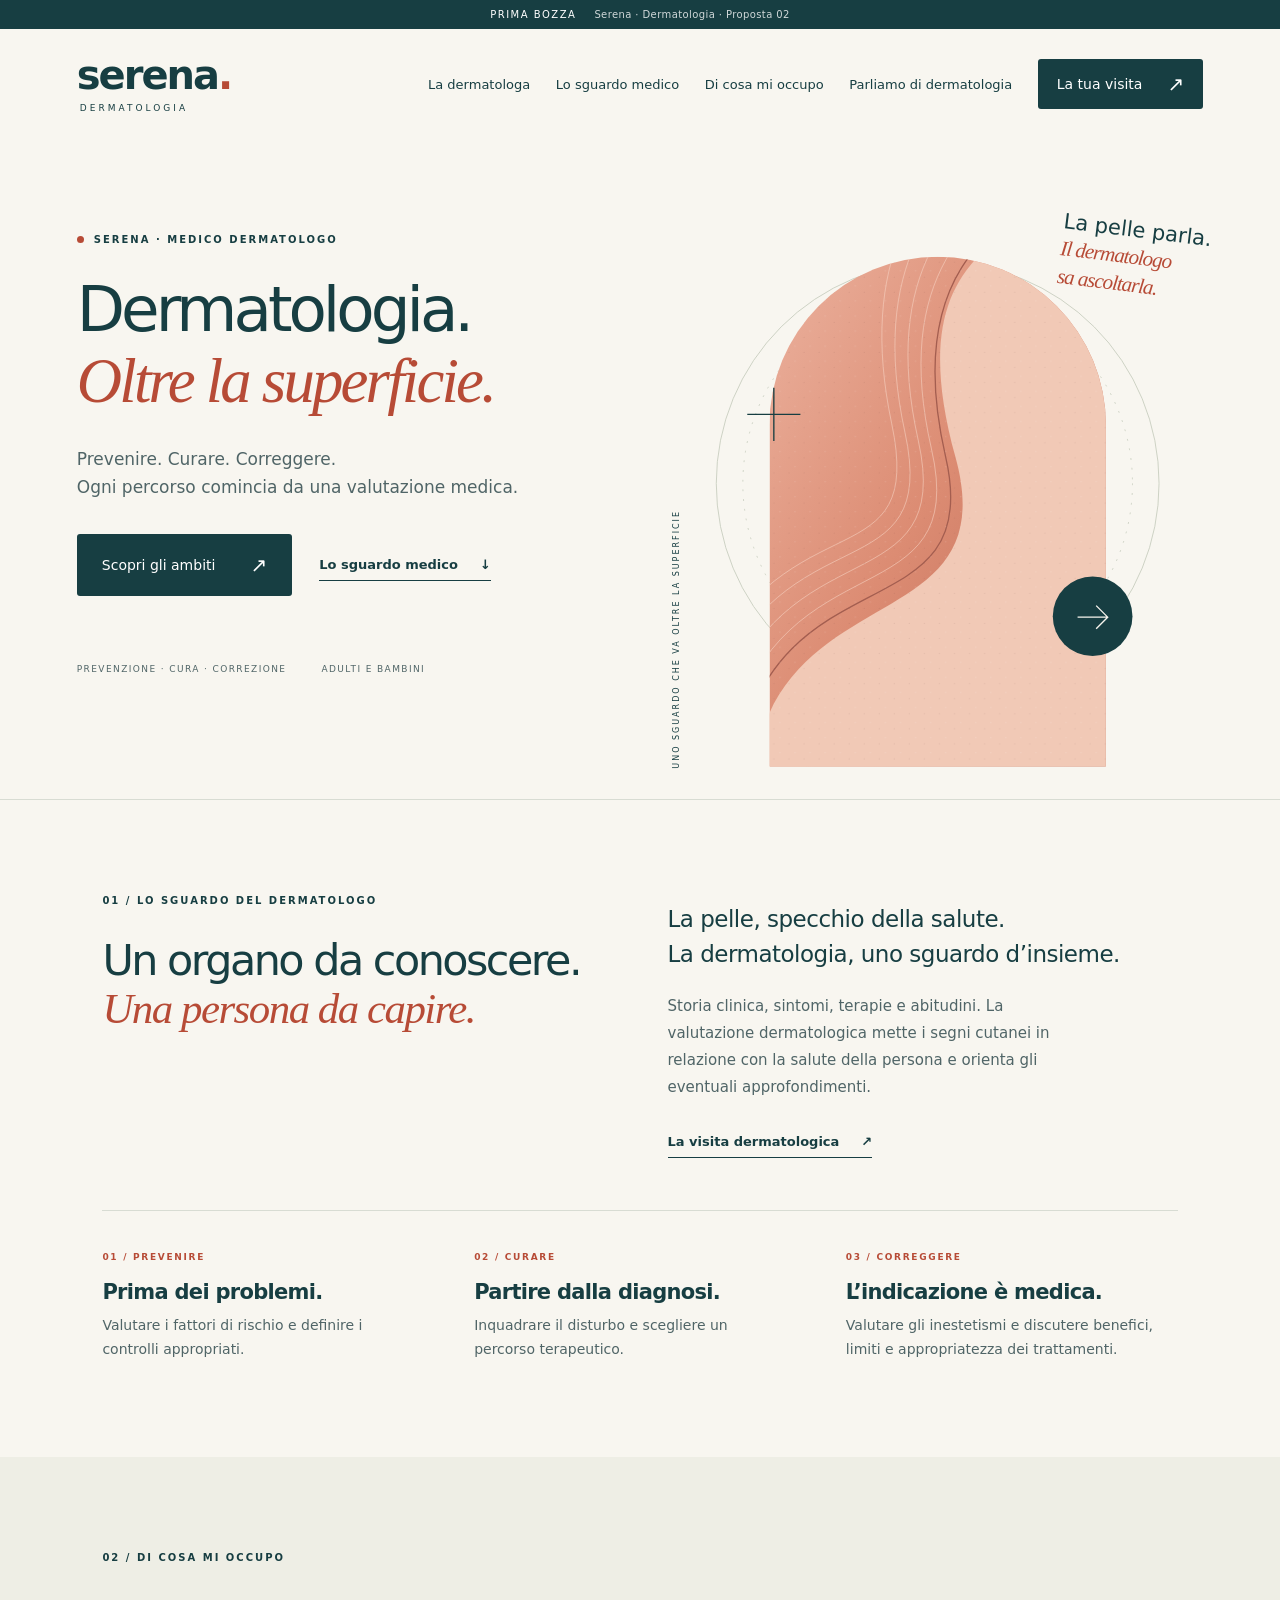
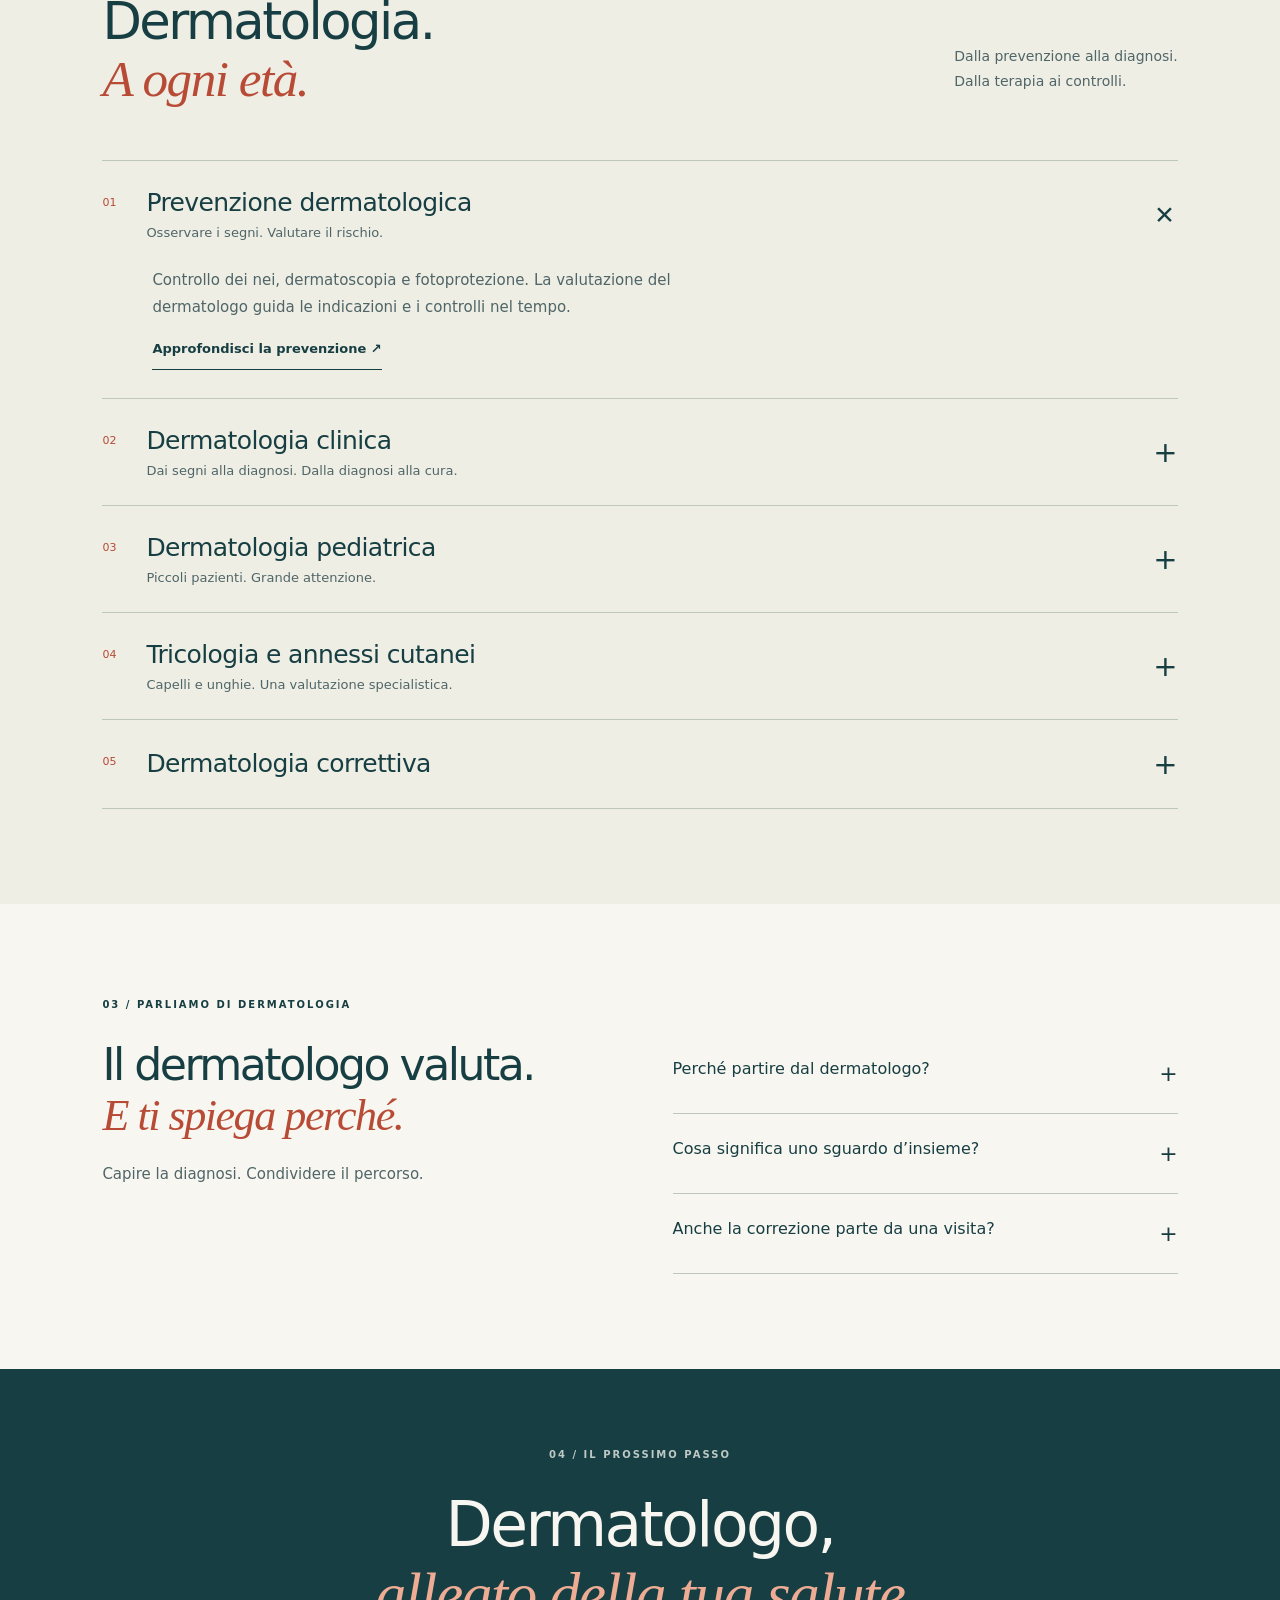
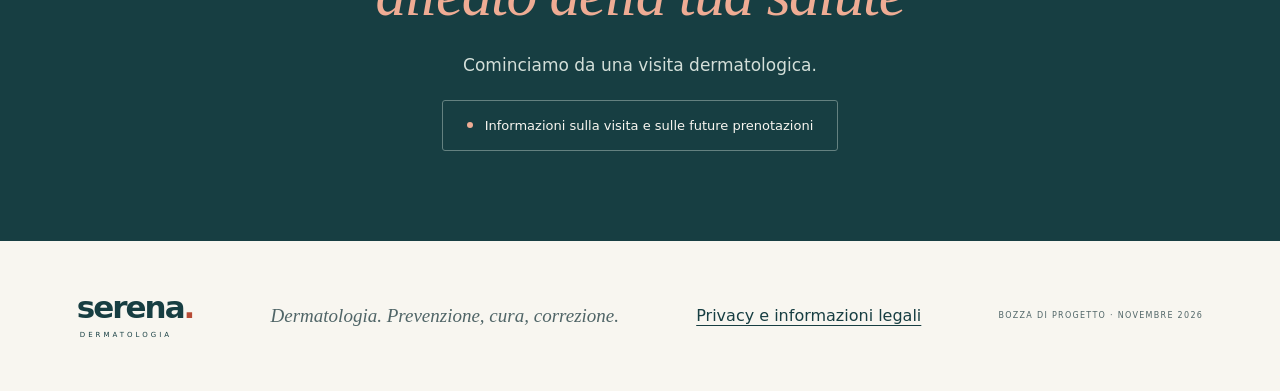
<file: index.html>
<!doctype html>
<html lang="it">
<head>
  <meta charset="utf-8">
  <meta name="viewport" content="width=device-width, initial-scale=1">
  <meta name="robots" content="noindex,nofollow">
  <meta name="description" content="Serena, dermatologa. Prevenzione, dermatologia clinica e pediatrica, tricologia e annessi cutanei. Dalla prevenzione alla cura e alla correzione, con una valutazione medica della persona nel suo insieme.">
  <meta name="theme-color" content="#173e42">
  <title>Serena — Dermatologia. Oltre la superficie.</title>
  <link rel="stylesheet" href="styles.css">
  <script src="script.js" defer></script>
</head>
<body>
  <a class="skip" href="#contenuto">Vai al contenuto</a>
  <div class="draft">PRIMA BOZZA <span>Serena · Dermatologia · Proposta 02</span></div>
  <header class="header">
    <a class="brand" href="#" aria-label="Serena, inizio pagina">serena<span class="brand-dot">.</span><small>DERMATOLOGIA</small></a>
    <button class="menu-toggle" aria-expanded="false" aria-controls="navigation">Menu <span aria-hidden="true">☰</span></button>
    <nav id="navigation" aria-label="Navigazione principale">
      <a href="profilo.html">La dermatologa</a><a href="#approccio">Lo sguardo medico</a><a href="#ambiti">Di cosa mi occupo</a><a href="#parliamo">Parliamo di dermatologia</a>
      <a class="button small" href="visita.html">La tua visita <span aria-hidden="true">↗</span></a>
    </nav>
  </header>
  <main id="contenuto">
    <section class="hero" aria-labelledby="hero-title">
      <div class="hero-copy"><p class="eyebrow"><span></span> SERENA · MEDICO DERMATOLOGO</p>
        <h1 id="hero-title">Dermatologia.<br><em>Oltre la superficie.</em></h1>
        <p class="intro">Prevenire. Curare. Correggere.<br>Ogni percorso comincia da una valutazione medica.</p>
        <div class="hero-actions"><a class="button" href="#ambiti">Scopri gli ambiti <span aria-hidden="true">↗</span></a><a class="text-link" href="#approccio">Lo sguardo medico <span aria-hidden="true">↓</span></a></div>
        <div class="hero-foot"><span>PREVENZIONE · CURA · CORREZIONE</span><span>ADULTI E BAMBINI</span></div>
      </div>
      <div class="hero-art" aria-hidden="true">
        <svg viewBox="0 0 600 650" xmlns="http://www.w3.org/2000/svg">
          <defs><linearGradient id="skin" x1="0" y1="0" x2="1" y2="1"><stop stop-color="#edb6a3"/><stop offset=".5" stop-color="#dc8c73"/><stop offset="1" stop-color="#b96350"/></linearGradient><pattern id="grain" width="17" height="17" patternUnits="userSpaceOnUse"><circle cx="3" cy="5" r=".7" fill="#fff" opacity=".18"/><circle cx="13" cy="12" r=".6" fill="#532f2a" opacity=".15"/></pattern><clipPath id="arch"><path d="M110 650V264a190 190 0 0 1 380 0v386Z"/></clipPath></defs>
          <circle cx="300" cy="330" r="250" fill="none" stroke="#c8cebf"/><circle cx="300" cy="330" r="220" fill="none" stroke="#c8cebf" stroke-dasharray="2 9"/>
          <g clip-path="url(#arch)"><path fill="url(#skin)" d="M110 0h380v650H110z"/><path d="M90 670C110 430 378 510 320 300S360 50 470 0H600V700Z" fill="#f1c9b6"/><path d="M75 640C118 405 355 500 309 300S355 36 452-15" fill="none" stroke="#a45e50" stroke-width="1.5"/><path d="M66 614C125 390 337 483 293 291S335 20 430-30M56 591C123 375 320 469 278 281S315 6 410-44M45 567C127 358 303 456 263 272S295-8 390-58M35 543C135 343 286 442 248 262S275-22 370-72" fill="none" stroke="#f7d4c4" stroke-width="1" opacity=".65"/><path fill="url(#grain)" d="M0 0h600v650H0z"/></g>
          <path d="M85 252h60m-30-30v60" stroke="#173e42" stroke-width="1.5"/><circle cx="475" cy="480" r="45" fill="#173e42"/><path d="M458 481h34m-13-13 13 13-13 13" stroke="#f8f5ee" stroke-width="1.5" fill="none"/>
        </svg>
        <div class="art-note">La pelle parla.<br><em>Il dermatologo<br>sa ascoltarla.</em></div><span class="art-label">UNO SGUARDO CHE VA OLTRE LA SUPERFICIE</span>
      </div>
    </section>
    <section class="approach section" id="approccio" aria-labelledby="approach-title"><div><p class="eyebrow">01 / LO SGUARDO DEL DERMATOLOGO</p><h2 id="approach-title">Un organo da conoscere.<br><em>Una persona da capire.</em></h2></div><div class="approach-copy"><p class="large">La pelle, specchio della salute.<br>La dermatologia, uno sguardo d’insieme.</p><p>Storia clinica, sintomi, terapie e abitudini. La valutazione dermatologica mette i segni cutanei in relazione con la salute della persona e orienta gli eventuali approfondimenti.</p><a class="text-link" href="#visita">La visita dermatologica <span aria-hidden="true">↗</span></a></div><div class="medical-path" aria-label="Il ruolo del dermatologo"><article><span>01 / PREVENIRE</span><h3>Prima dei problemi.</h3><p>Valutare i fattori di rischio e definire i controlli appropriati.</p></article><article><span>02 / CURARE</span><h3>Partire dalla diagnosi.</h3><p>Inquadrare il disturbo e scegliere un percorso terapeutico.</p></article><article><span>03 / CORREGGERE</span><h3>L’indicazione è medica.</h3><p>Valutare gli inestetismi e discutere benefici, limiti e appropriatezza dei trattamenti.</p></article></div></section>
    <section class="areas section" id="ambiti" aria-labelledby="areas-title"><div class="section-top"><div><p class="eyebrow">02 / DI COSA MI OCCUPO</p><h2 id="areas-title">Dermatologia.<br><em>A ogni età.</em></h2></div><p>Dalla prevenzione alla diagnosi.<br>Dalla terapia ai controlli.</p></div>
      <div class="area-list">
        <details open><summary><span class="area-number">01</span><span class="area-name">Prevenzione dermatologica<small>Osservare i segni. Valutare il rischio.</small></span><span class="plus" aria-hidden="true">+</span></summary><div class="area-content"><p>Controllo dei nei, dermatoscopia e fotoprotezione. La valutazione del dermatologo guida le indicazioni e i controlli nel tempo.</p><a class="text-link" href="prevenzione.html">Approfondisci la prevenzione ↗</a></div></details>
        <details><summary><span class="area-number">02</span><span class="area-name">Dermatologia clinica<small>Dai segni alla diagnosi. Dalla diagnosi alla cura.</small></span><span class="plus" aria-hidden="true">+</span></summary><div class="area-content"><p>Acne, rosacea, dermatiti e psoriasi. Diagnosi, scelta della terapia e follow-up, con attenzione alla storia clinica e alle altre condizioni di salute.</p><a class="text-link" href="clinica.html">Approfondisci la dermatologia clinica ↗</a></div></details>
        <details><summary><span class="area-number">03</span><span class="area-name">Dermatologia pediatrica<small>Piccoli pazienti. Grande attenzione.</small></span><span class="plus" aria-hidden="true">+</span></summary><div class="area-content"><p>Valutazione dermatologica di bambini e adolescenti. Un approccio attento all’età, con indicazioni chiare e dialogo con i genitori.</p><a class="text-link" href="pediatria.html">Approfondisci la dermatologia pediatrica ↗</a></div></details>
        <details><summary><span class="area-number">04</span><span class="area-name">Tricologia e annessi cutanei<small>Capelli e unghie. Una valutazione specialistica.</small></span><span class="plus" aria-hidden="true">+</span></summary><div class="area-content"><p>Caduta dei capelli, disturbi del cuoio capelluto e alterazioni delle unghie: inquadramento clinico e percorso diagnostico-terapeutico.</p><a class="text-link" href="tricologia.html">Approfondisci la tricologia ↗</a></div></details>
      <details><summary><span class="area-number">05</span><span class="area-name">Dermatologia correttiva</span><span class="plus" aria-hidden="true">+</span></summary><div class="area-content"><p>Valutazione medica degli inestetismi.</p><a class="text-link" href="correzione.html">Approfondisci</a></div></details></div>
    </section>
    <section class="talk section" id="parliamo" aria-labelledby="talk-title"><div class="talk-heading"><p class="eyebrow">03 / PARLIAMO DI DERMATOLOGIA</p><h2 id="talk-title">Il dermatologo valuta.<br><em>E ti spiega perché.</em></h2><p>Capire la diagnosi. Condividere il percorso.</p></div><div class="questions">
      <details><summary>Perché partire dal dermatologo?<span aria-hidden="true">+</span></summary><p>La visita mette insieme osservazione, storia clinica e sintomi. Il dermatologo valuta il problema, formula la diagnosi e stabilisce se servono terapie o approfondimenti.</p></details>
      <details><summary>Cosa significa uno sguardo d’insieme?<span aria-hidden="true">+</span></summary><p>Considerare il disturbo dermatologico insieme alla storia di salute, alle altre patologie e ai farmaci assunti. La valutazione medica orienta gli eventuali accertamenti e il confronto con altri specialisti.</p></details>
      <details><summary>Anche la correzione parte da una visita?<span aria-hidden="true">+</span></summary><p>Sì. Prima di discutere un trattamento correttivo occorre valutare il problema e l’indicazione clinica, chiarendo possibilità, rischi e risultati attesi.</p></details>
    </div></section>
    <section class="visit section" id="visita" aria-labelledby="visit-title"><p class="eyebrow">04 / IL PROSSIMO PASSO</p><h2 id="visit-title">Dermatologo,<br><em>alleato della tua salute</em></h2><p>Cominciamo da una visita dermatologica.</p><div class="contact-pending"><span class="status-dot"></span> <a href="visita.html">Informazioni sulla visita e sulle future prenotazioni</a></div></section>
  </main>
  <footer><a class="brand" href="#">serena<span class="brand-dot">.</span><small>DERMATOLOGIA</small></a><p>Dermatologia. Prevenzione, cura, correzione.</p><a href="privacy.html">Privacy e informazioni legali</a><span>BOZZA DI PROGETTO · NOVEMBRE 2026</span></footer>
</body>
</html>
</file>
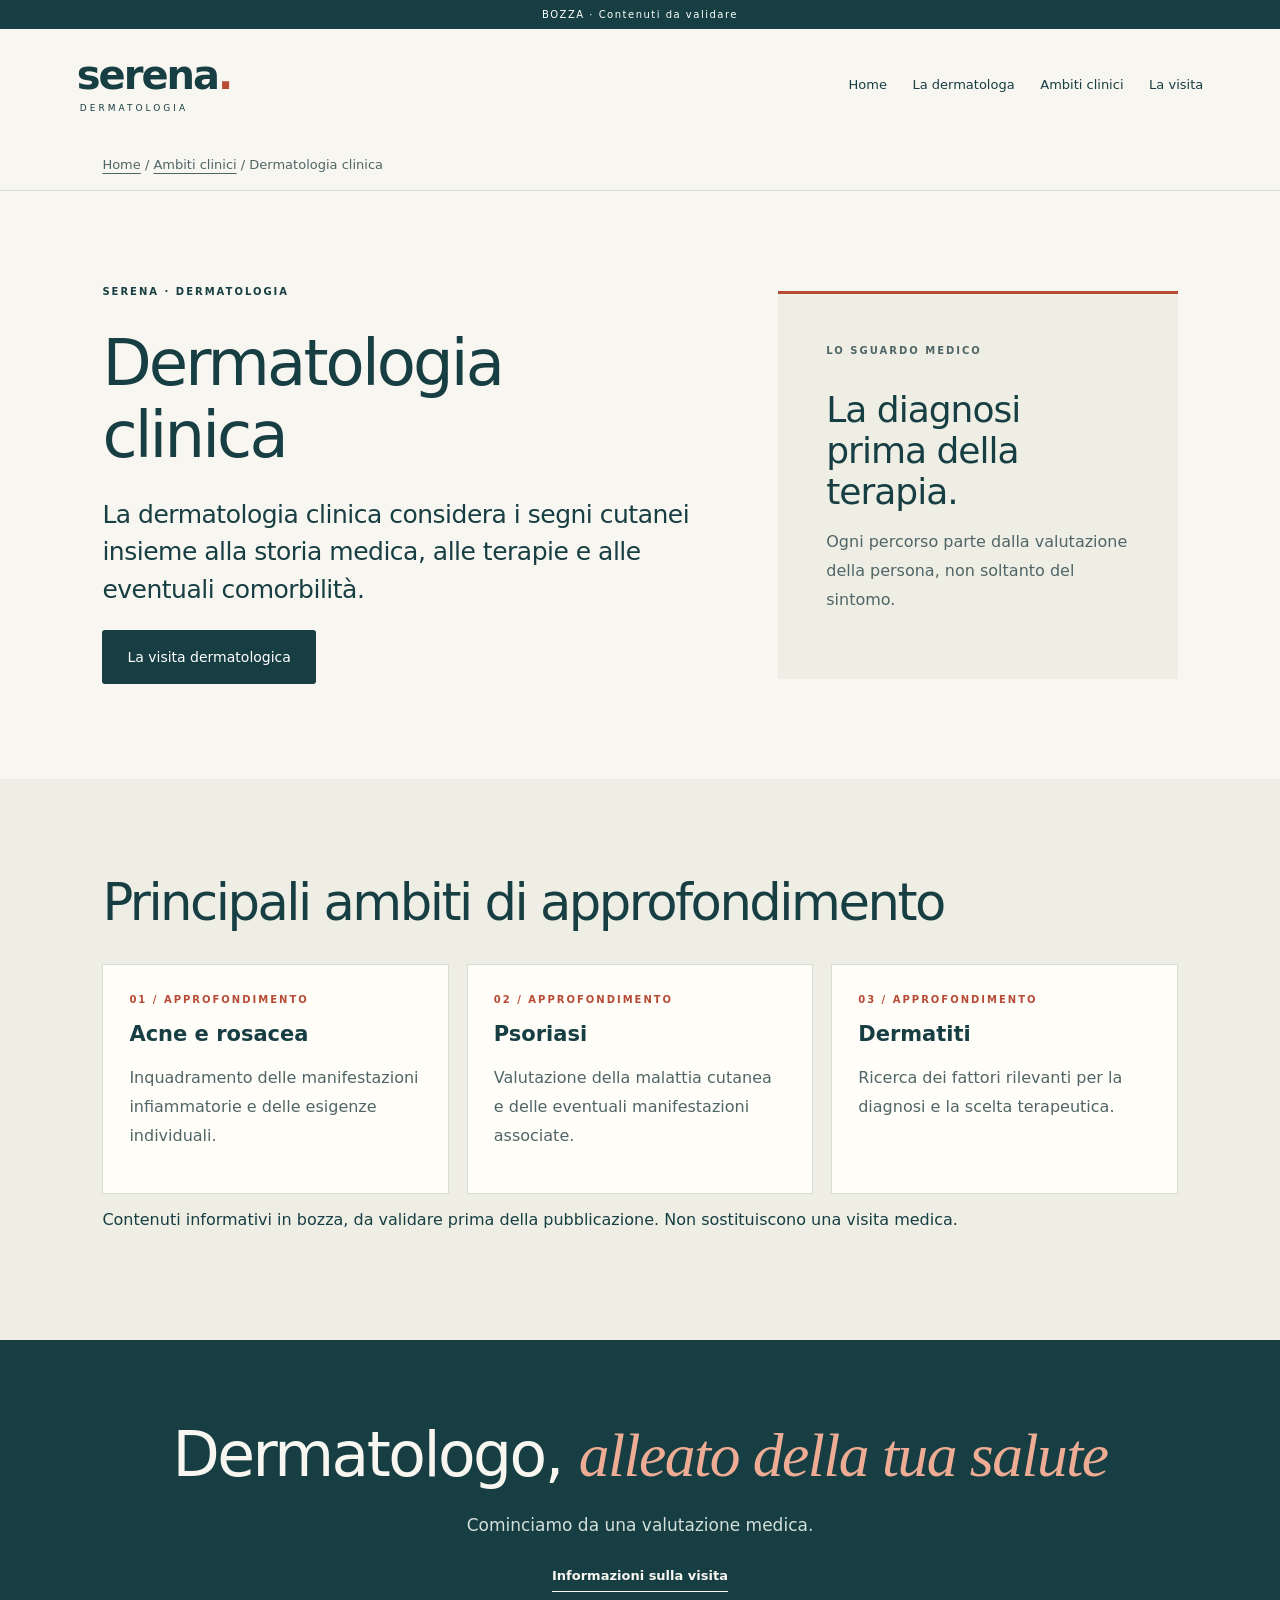
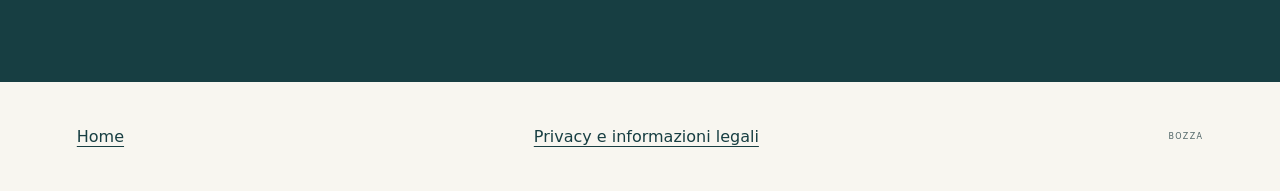
<file: clinica.html>
<!doctype html><html lang="it"><head><meta charset="utf-8"><meta name="viewport" content="width=device-width, initial-scale=1"><meta name="robots" content="noindex,nofollow"><meta name="description" content="Dermatologia clinica — Serena Dermatologia"><title>Dermatologia clinica — Serena Dermatologia</title><link rel="stylesheet" href="styles.css"><script src="script.js" defer></script></head><body><a class="skip" href="#contenuto">Vai al contenuto</a><div class="draft">BOZZA · Contenuti da validare</div><header class="header"><a class="brand" href="index.html">serena<span class="brand-dot">.</span><small>DERMATOLOGIA</small></a><button class="menu-toggle" aria-expanded="false" aria-controls="navigation">Menu</button><nav id="navigation" aria-label="Navigazione principale"><a href="index.html">Home</a><a href="profilo.html">La dermatologa</a><a href="index.html#ambiti">Ambiti clinici</a><a href="visita.html">La visita</a></nav></header><main id="contenuto"><div class="breadcrumb"><a href="index.html">Home</a> / <a href="index.html#ambiti">Ambiti clinici</a> / Dermatologia clinica</div><section class="section page-intro"><div><p class="eyebrow">SERENA · DERMATOLOGIA</p><h1>Dermatologia clinica</h1><p class="large">La dermatologia clinica considera i segni cutanei insieme alla storia medica, alle terapie e alle eventuali comorbilità.</p><a class="button" href="visita.html">La visita dermatologica</a></div><aside class="editorial-panel"><p class="eyebrow">LO SGUARDO MEDICO</p><h2>La diagnosi prima della terapia.</h2><p>Ogni percorso parte dalla valutazione della persona, non soltanto del sintomo.</p></aside></section><section class="section areas"><h2>Principali ambiti di approfondimento</h2><div class="clinical-grid"><article class="clinical-card"><p class="eyebrow">01 / APPROFONDIMENTO</p><h3>Acne e rosacea</h3><p>Inquadramento delle manifestazioni infiammatorie e delle esigenze individuali.</p></article><article class="clinical-card"><p class="eyebrow">02 / APPROFONDIMENTO</p><h3>Psoriasi</h3><p>Valutazione della malattia cutanea e delle eventuali manifestazioni associate.</p></article><article class="clinical-card"><p class="eyebrow">03 / APPROFONDIMENTO</p><h3>Dermatiti</h3><p>Ricerca dei fattori rilevanti per la diagnosi e la scelta terapeutica.</p></article></div><p>Contenuti informativi in bozza, da validare prima della pubblicazione. Non sostituiscono una visita medica.</p></section><section class="visit section"><h2>Dermatologo, <em>alleato della tua salute</em></h2><p>Cominciamo da una valutazione medica.</p><a class="text-link" href="visita.html">Informazioni sulla visita</a></section></main><footer><a href="index.html">Home</a><a href="privacy.html">Privacy e informazioni legali</a><span>BOZZA</span></footer></body></html>
</file>
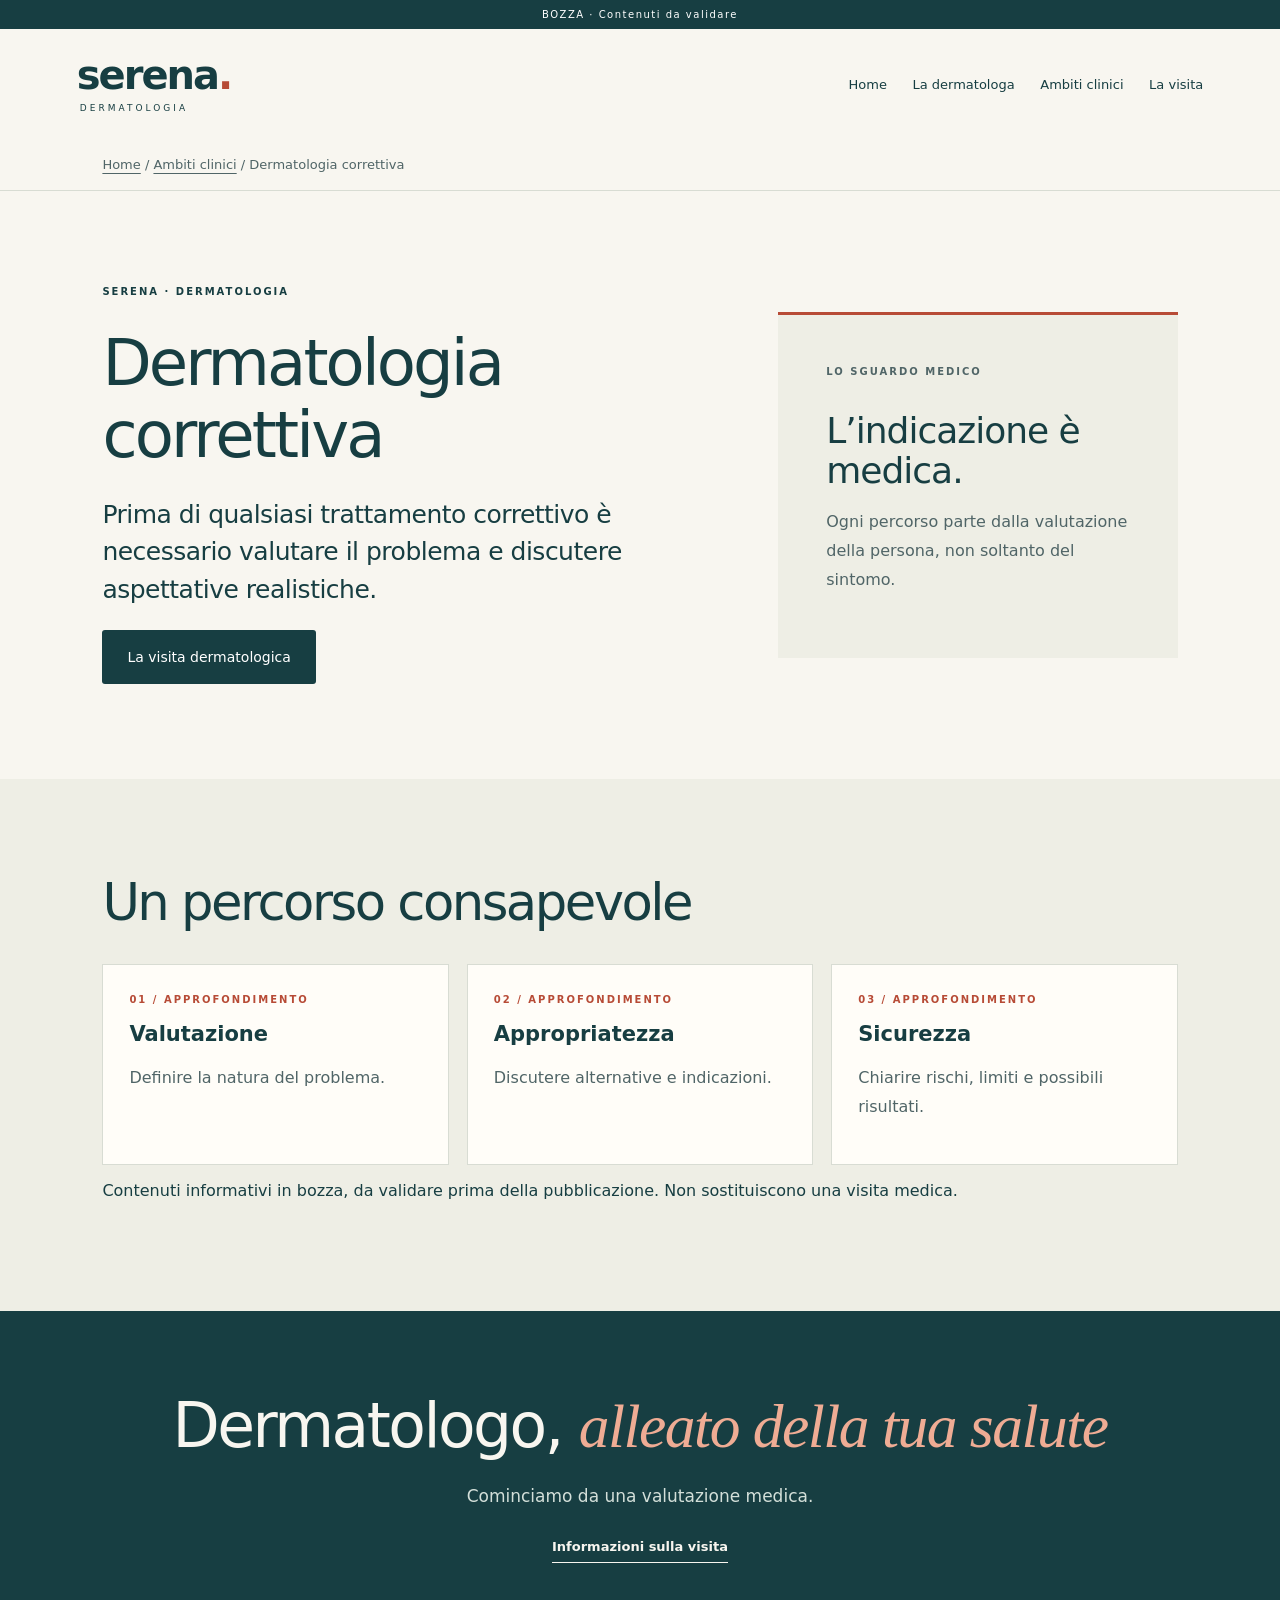
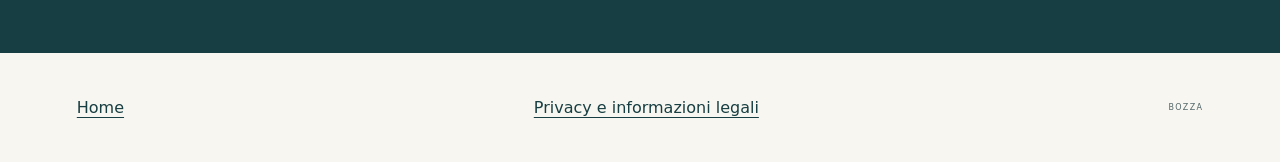
<file: correzione.html>
<!doctype html><html lang="it"><head><meta charset="utf-8"><meta name="viewport" content="width=device-width, initial-scale=1"><meta name="robots" content="noindex,nofollow"><meta name="description" content="Dermatologia correttiva — Serena Dermatologia"><title>Dermatologia correttiva — Serena Dermatologia</title><link rel="stylesheet" href="styles.css"><script src="script.js" defer></script></head><body><a class="skip" href="#contenuto">Vai al contenuto</a><div class="draft">BOZZA · Contenuti da validare</div><header class="header"><a class="brand" href="index.html">serena<span class="brand-dot">.</span><small>DERMATOLOGIA</small></a><button class="menu-toggle" aria-expanded="false" aria-controls="navigation">Menu</button><nav id="navigation" aria-label="Navigazione principale"><a href="index.html">Home</a><a href="profilo.html">La dermatologa</a><a href="index.html#ambiti">Ambiti clinici</a><a href="visita.html">La visita</a></nav></header><main id="contenuto"><div class="breadcrumb"><a href="index.html">Home</a> / <a href="index.html#ambiti">Ambiti clinici</a> / Dermatologia correttiva</div><section class="section page-intro"><div><p class="eyebrow">SERENA · DERMATOLOGIA</p><h1>Dermatologia correttiva</h1><p class="large">Prima di qualsiasi trattamento correttivo è necessario valutare il problema e discutere aspettative realistiche.</p><a class="button" href="visita.html">La visita dermatologica</a></div><aside class="editorial-panel"><p class="eyebrow">LO SGUARDO MEDICO</p><h2>L’indicazione è medica.</h2><p>Ogni percorso parte dalla valutazione della persona, non soltanto del sintomo.</p></aside></section><section class="section areas"><h2>Un percorso consapevole</h2><div class="clinical-grid"><article class="clinical-card"><p class="eyebrow">01 / APPROFONDIMENTO</p><h3>Valutazione</h3><p>Definire la natura del problema.</p></article><article class="clinical-card"><p class="eyebrow">02 / APPROFONDIMENTO</p><h3>Appropriatezza</h3><p>Discutere alternative e indicazioni.</p></article><article class="clinical-card"><p class="eyebrow">03 / APPROFONDIMENTO</p><h3>Sicurezza</h3><p>Chiarire rischi, limiti e possibili risultati.</p></article></div><p>Contenuti informativi in bozza, da validare prima della pubblicazione. Non sostituiscono una visita medica.</p></section><section class="visit section"><h2>Dermatologo, <em>alleato della tua salute</em></h2><p>Cominciamo da una valutazione medica.</p><a class="text-link" href="visita.html">Informazioni sulla visita</a></section></main><footer><a href="index.html">Home</a><a href="privacy.html">Privacy e informazioni legali</a><span>BOZZA</span></footer></body></html>
</file>
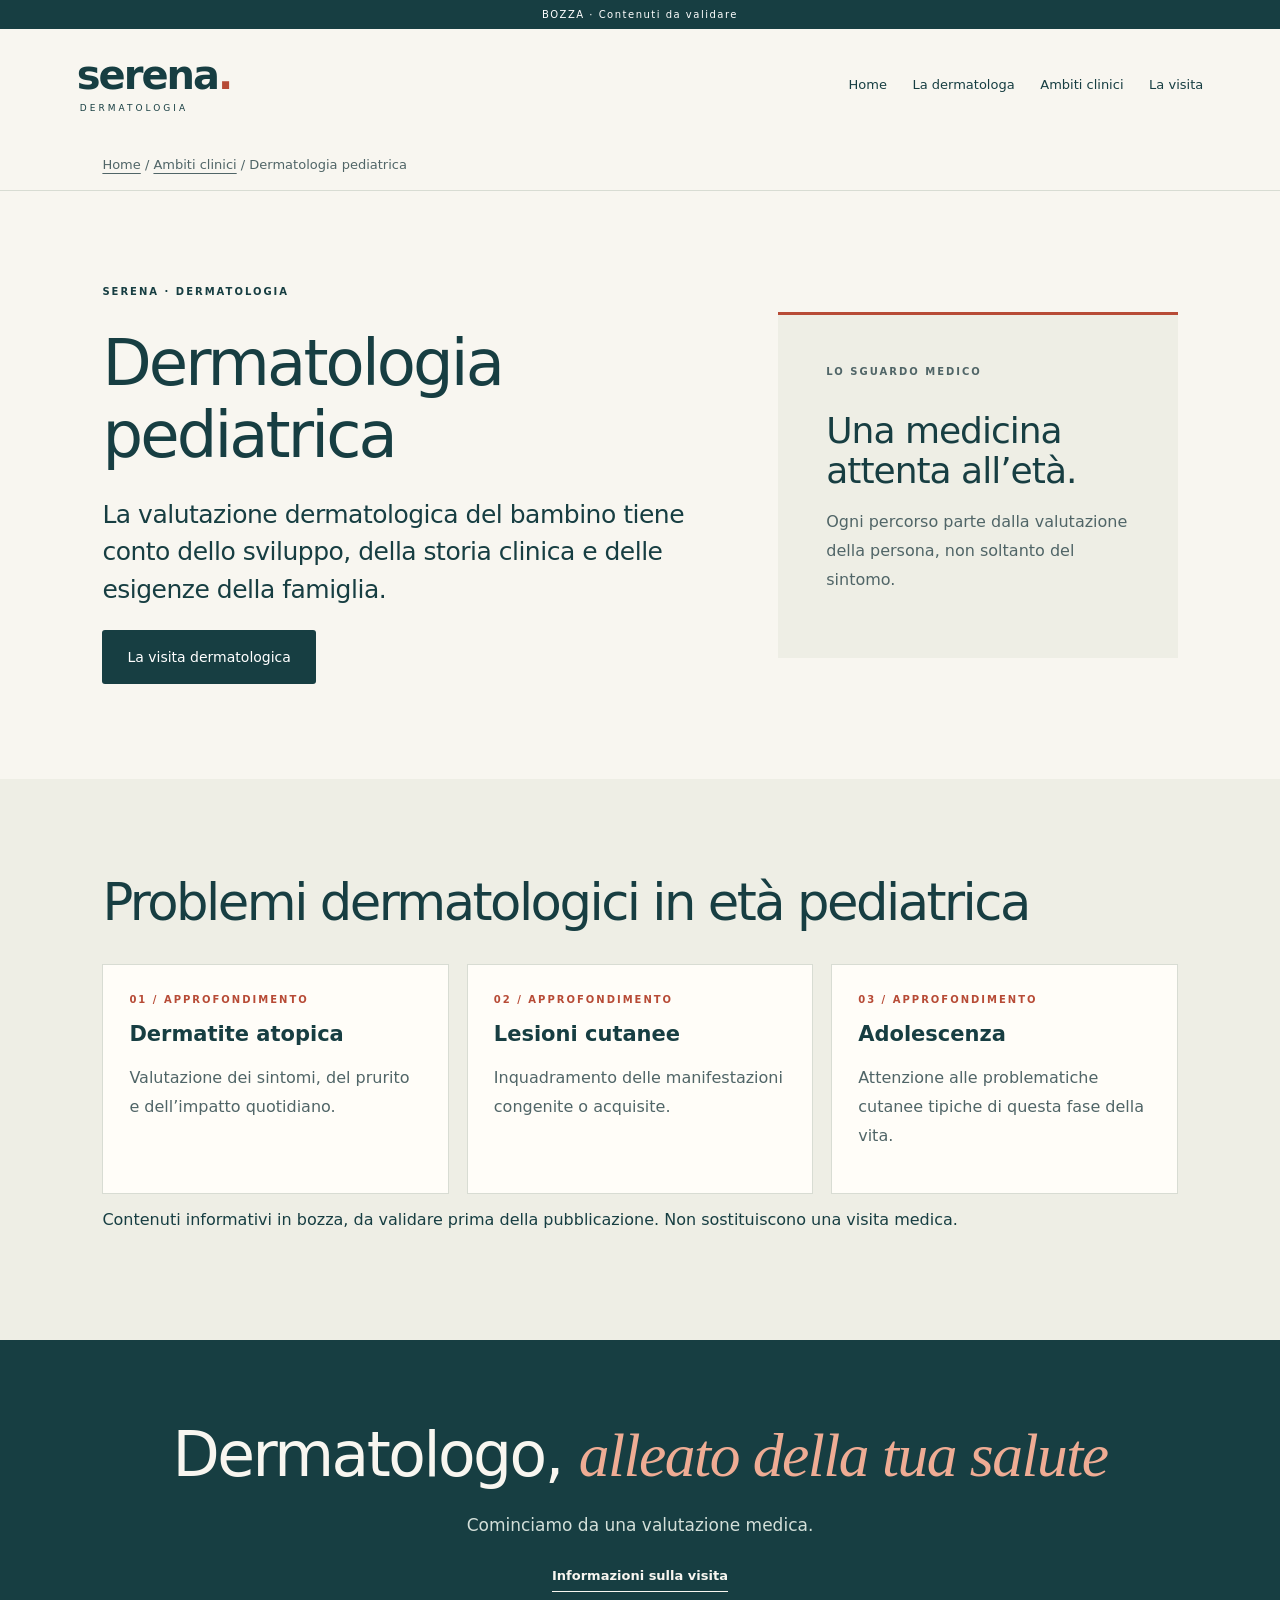
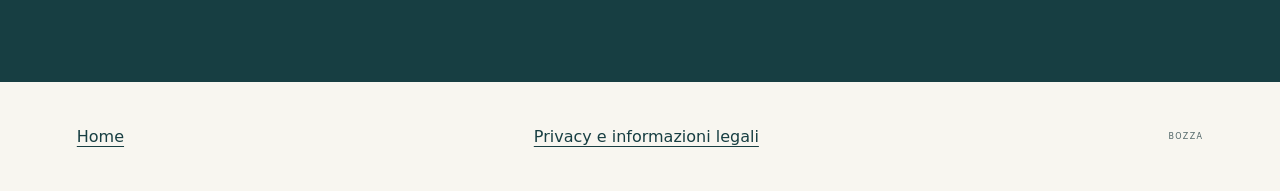
<file: pediatria.html>
<!doctype html><html lang="it"><head><meta charset="utf-8"><meta name="viewport" content="width=device-width, initial-scale=1"><meta name="robots" content="noindex,nofollow"><meta name="description" content="Dermatologia pediatrica — Serena Dermatologia"><title>Dermatologia pediatrica — Serena Dermatologia</title><link rel="stylesheet" href="styles.css"><script src="script.js" defer></script></head><body><a class="skip" href="#contenuto">Vai al contenuto</a><div class="draft">BOZZA · Contenuti da validare</div><header class="header"><a class="brand" href="index.html">serena<span class="brand-dot">.</span><small>DERMATOLOGIA</small></a><button class="menu-toggle" aria-expanded="false" aria-controls="navigation">Menu</button><nav id="navigation" aria-label="Navigazione principale"><a href="index.html">Home</a><a href="profilo.html">La dermatologa</a><a href="index.html#ambiti">Ambiti clinici</a><a href="visita.html">La visita</a></nav></header><main id="contenuto"><div class="breadcrumb"><a href="index.html">Home</a> / <a href="index.html#ambiti">Ambiti clinici</a> / Dermatologia pediatrica</div><section class="section page-intro"><div><p class="eyebrow">SERENA · DERMATOLOGIA</p><h1>Dermatologia pediatrica</h1><p class="large">La valutazione dermatologica del bambino tiene conto dello sviluppo, della storia clinica e delle esigenze della famiglia.</p><a class="button" href="visita.html">La visita dermatologica</a></div><aside class="editorial-panel"><p class="eyebrow">LO SGUARDO MEDICO</p><h2>Una medicina attenta all’età.</h2><p>Ogni percorso parte dalla valutazione della persona, non soltanto del sintomo.</p></aside></section><section class="section areas"><h2>Problemi dermatologici in età pediatrica</h2><div class="clinical-grid"><article class="clinical-card"><p class="eyebrow">01 / APPROFONDIMENTO</p><h3>Dermatite atopica</h3><p>Valutazione dei sintomi, del prurito e dell’impatto quotidiano.</p></article><article class="clinical-card"><p class="eyebrow">02 / APPROFONDIMENTO</p><h3>Lesioni cutanee</h3><p>Inquadramento delle manifestazioni congenite o acquisite.</p></article><article class="clinical-card"><p class="eyebrow">03 / APPROFONDIMENTO</p><h3>Adolescenza</h3><p>Attenzione alle problematiche cutanee tipiche di questa fase della vita.</p></article></div><p>Contenuti informativi in bozza, da validare prima della pubblicazione. Non sostituiscono una visita medica.</p></section><section class="visit section"><h2>Dermatologo, <em>alleato della tua salute</em></h2><p>Cominciamo da una valutazione medica.</p><a class="text-link" href="visita.html">Informazioni sulla visita</a></section></main><footer><a href="index.html">Home</a><a href="privacy.html">Privacy e informazioni legali</a><span>BOZZA</span></footer></body></html>
</file>
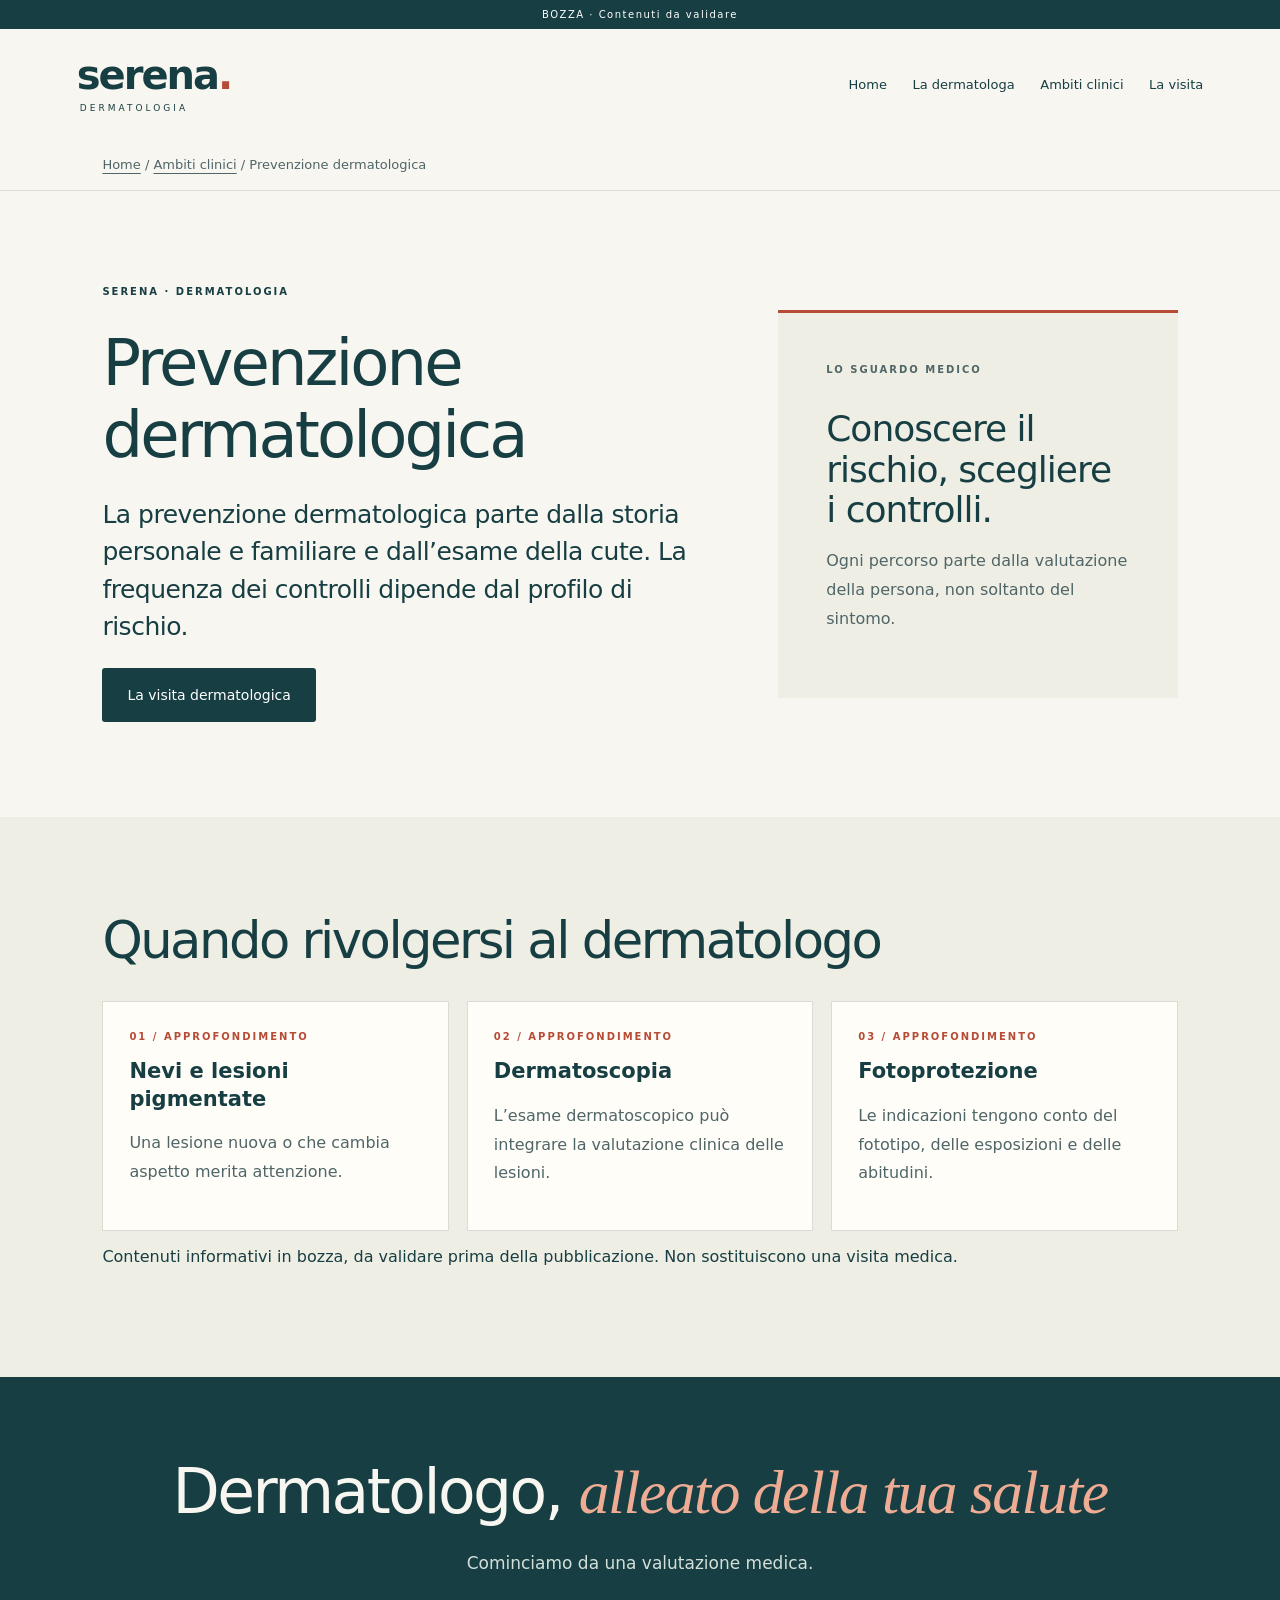
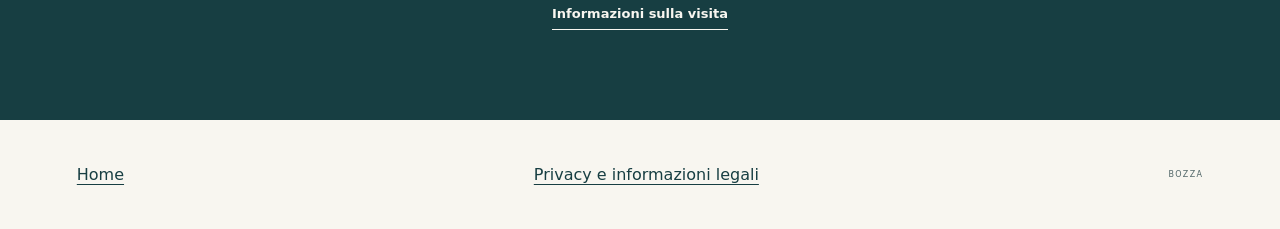
<file: prevenzione.html>
<!doctype html><html lang="it"><head><meta charset="utf-8"><meta name="viewport" content="width=device-width, initial-scale=1"><meta name="robots" content="noindex,nofollow"><meta name="description" content="Prevenzione dermatologica — Serena Dermatologia"><title>Prevenzione dermatologica — Serena Dermatologia</title><link rel="stylesheet" href="styles.css"><script src="script.js" defer></script></head><body><a class="skip" href="#contenuto">Vai al contenuto</a><div class="draft">BOZZA · Contenuti da validare</div><header class="header"><a class="brand" href="index.html">serena<span class="brand-dot">.</span><small>DERMATOLOGIA</small></a><button class="menu-toggle" aria-expanded="false" aria-controls="navigation">Menu</button><nav id="navigation" aria-label="Navigazione principale"><a href="index.html">Home</a><a href="profilo.html">La dermatologa</a><a href="index.html#ambiti">Ambiti clinici</a><a href="visita.html">La visita</a></nav></header><main id="contenuto"><div class="breadcrumb"><a href="index.html">Home</a> / <a href="index.html#ambiti">Ambiti clinici</a> / Prevenzione dermatologica</div><section class="section page-intro"><div><p class="eyebrow">SERENA · DERMATOLOGIA</p><h1>Prevenzione dermatologica</h1><p class="large">La prevenzione dermatologica parte dalla storia personale e familiare e dall’esame della cute. La frequenza dei controlli dipende dal profilo di rischio.</p><a class="button" href="visita.html">La visita dermatologica</a></div><aside class="editorial-panel"><p class="eyebrow">LO SGUARDO MEDICO</p><h2>Conoscere il rischio, scegliere i controlli.</h2><p>Ogni percorso parte dalla valutazione della persona, non soltanto del sintomo.</p></aside></section><section class="section areas"><h2>Quando rivolgersi al dermatologo</h2><div class="clinical-grid"><article class="clinical-card"><p class="eyebrow">01 / APPROFONDIMENTO</p><h3>Nevi e lesioni pigmentate</h3><p>Una lesione nuova o che cambia aspetto merita attenzione.</p></article><article class="clinical-card"><p class="eyebrow">02 / APPROFONDIMENTO</p><h3>Dermatoscopia</h3><p>L’esame dermatoscopico può integrare la valutazione clinica delle lesioni.</p></article><article class="clinical-card"><p class="eyebrow">03 / APPROFONDIMENTO</p><h3>Fotoprotezione</h3><p>Le indicazioni tengono conto del fototipo, delle esposizioni e delle abitudini.</p></article></div><p>Contenuti informativi in bozza, da validare prima della pubblicazione. Non sostituiscono una visita medica.</p></section><section class="visit section"><h2>Dermatologo, <em>alleato della tua salute</em></h2><p>Cominciamo da una valutazione medica.</p><a class="text-link" href="visita.html">Informazioni sulla visita</a></section></main><footer><a href="index.html">Home</a><a href="privacy.html">Privacy e informazioni legali</a><span>BOZZA</span></footer></body></html>
</file>
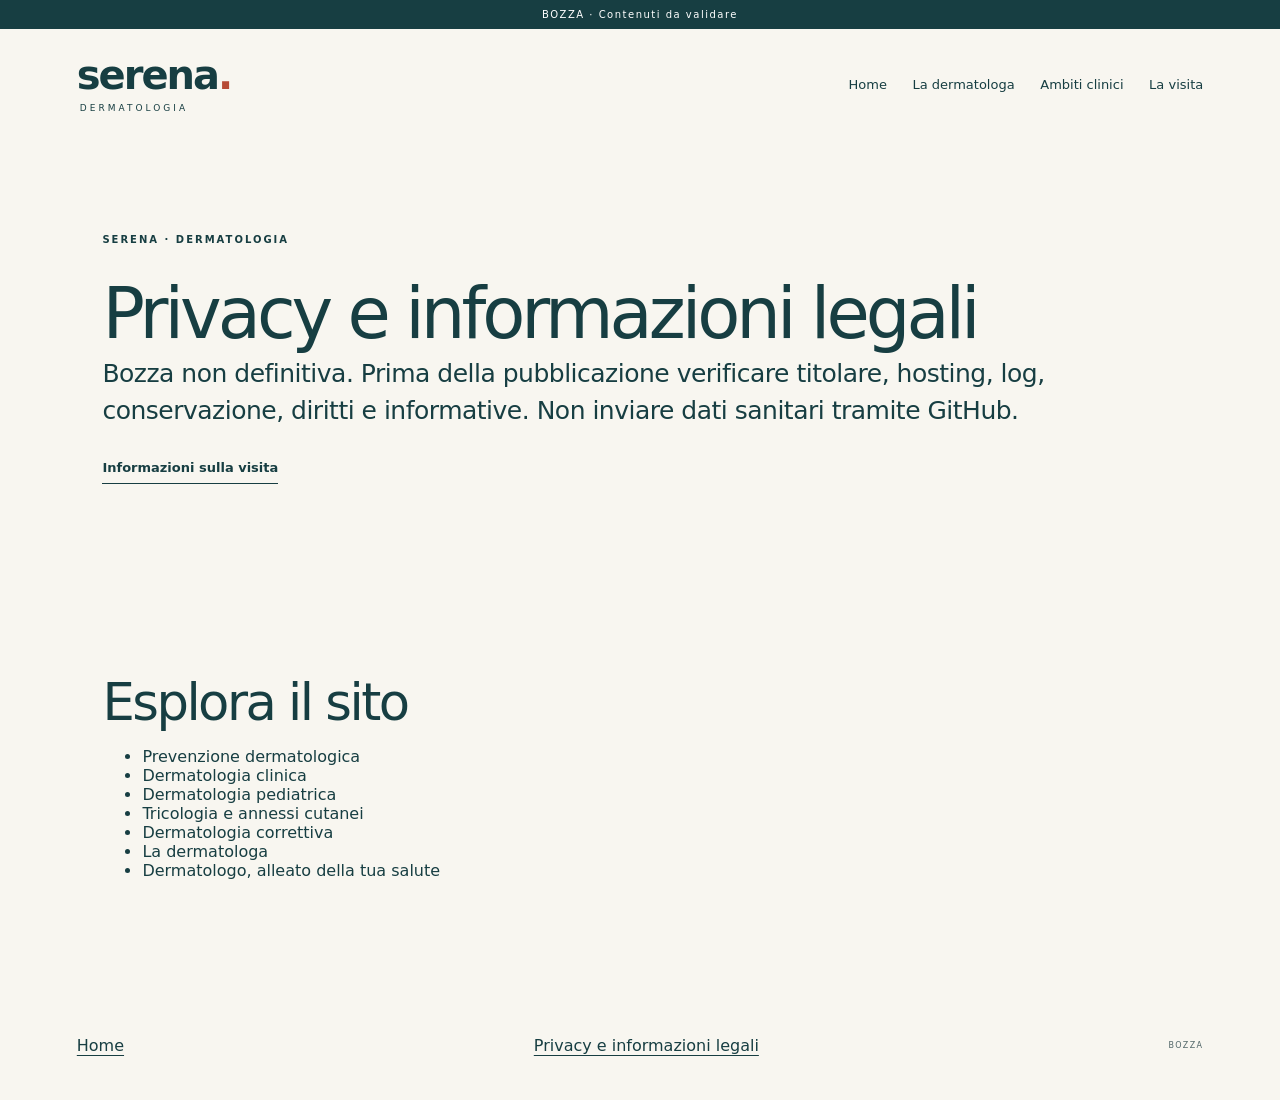
<file: privacy.html>
<!doctype html><html lang="it"><head><meta charset="utf-8"><meta name="viewport" content="width=device-width, initial-scale=1"><meta name="robots" content="noindex,nofollow"><meta name="description" content="Privacy e informazioni legali — Serena Dermatologia"><title>Privacy e informazioni legali — Serena Dermatologia</title><link rel="stylesheet" href="styles.css"><script src="script.js" defer></script></head><body><a class="skip" href="#contenuto">Vai al contenuto</a><div class="draft">BOZZA · Contenuti da validare</div><header class="header"><a class="brand" href="index.html">serena<span class="brand-dot">.</span><small>DERMATOLOGIA</small></a><button class="menu-toggle" aria-expanded="false" aria-controls="navigation">Menu</button><nav id="navigation" aria-label="Navigazione principale"><a href="index.html">Home</a><a href="profilo.html">La dermatologa</a><a href="index.html#ambiti">Ambiti clinici</a><a href="visita.html">La visita</a></nav></header><main id="contenuto"><section class="section"><p class="eyebrow">SERENA · DERMATOLOGIA</p><h1>Privacy e informazioni legali</h1><p class="large">Bozza non definitiva. Prima della pubblicazione verificare titolare, hosting, log, conservazione, diritti e informative. Non inviare dati sanitari tramite GitHub.</p><a class="text-link" href="visita.html">Informazioni sulla visita</a></section><section class="section"><h2>Esplora il sito</h2><ul><li><a href="prevenzione.html">Prevenzione dermatologica</a></li><li><a href="clinica.html">Dermatologia clinica</a></li><li><a href="pediatria.html">Dermatologia pediatrica</a></li><li><a href="tricologia.html">Tricologia e annessi cutanei</a></li><li><a href="correzione.html">Dermatologia correttiva</a></li><li><a href="profilo.html">La dermatologa</a></li><li><a href="visita.html">Dermatologo, alleato della tua salute</a></li></ul></section></main><footer><a href="index.html">Home</a><a href="privacy.html">Privacy e informazioni legali</a><span>BOZZA</span></footer></body></html>
</file>
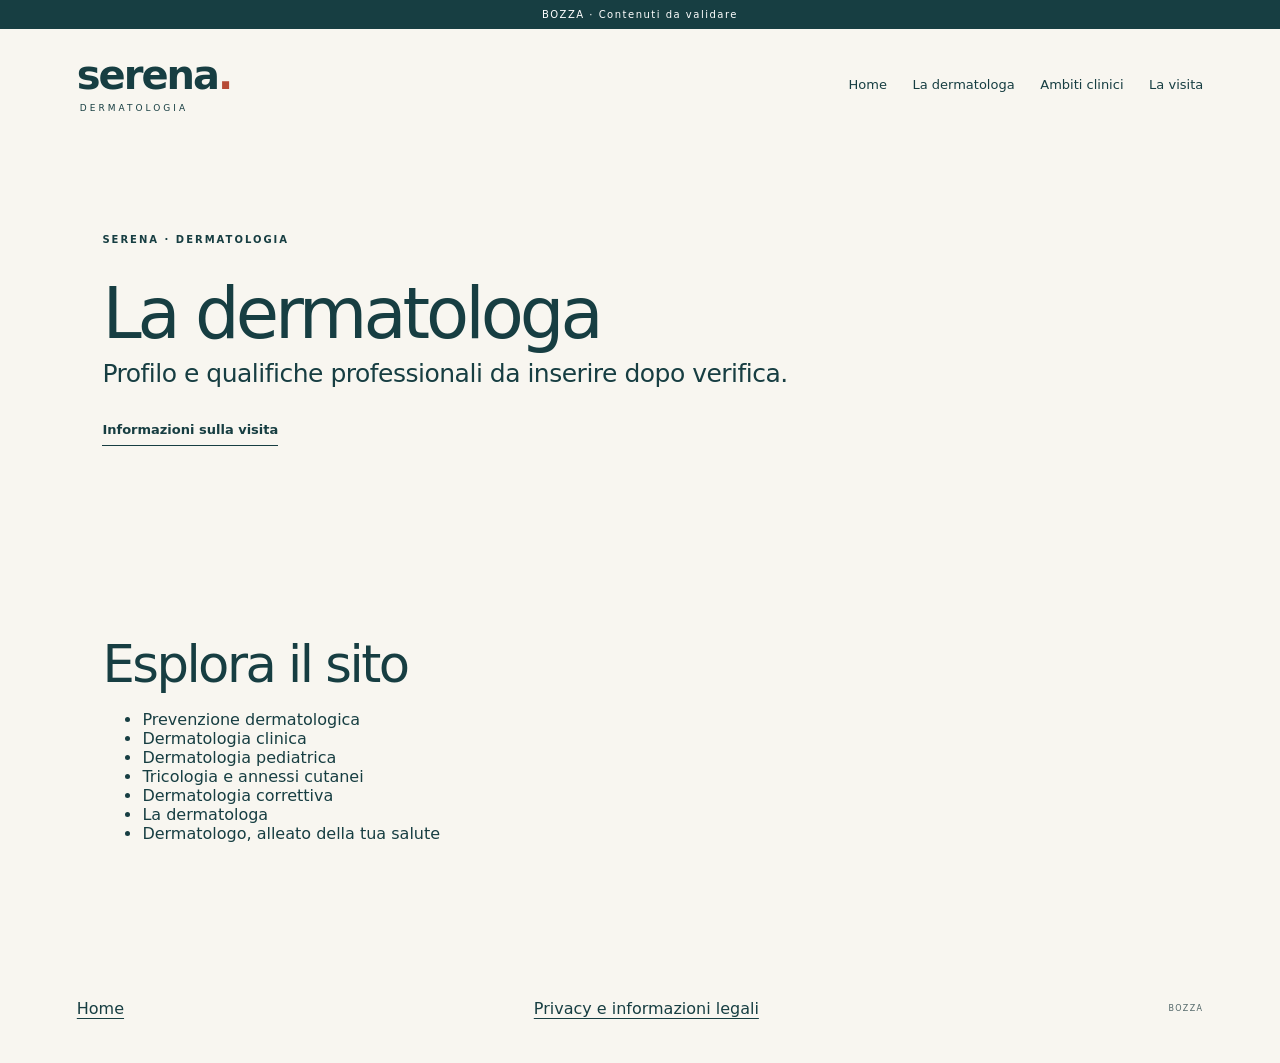
<file: profilo.html>
<!doctype html><html lang="it"><head><meta charset="utf-8"><meta name="viewport" content="width=device-width, initial-scale=1"><meta name="robots" content="noindex,nofollow"><meta name="description" content="La dermatologa — Serena Dermatologia"><title>La dermatologa — Serena Dermatologia</title><link rel="stylesheet" href="styles.css"><script src="script.js" defer></script></head><body><a class="skip" href="#contenuto">Vai al contenuto</a><div class="draft">BOZZA · Contenuti da validare</div><header class="header"><a class="brand" href="index.html">serena<span class="brand-dot">.</span><small>DERMATOLOGIA</small></a><button class="menu-toggle" aria-expanded="false" aria-controls="navigation">Menu</button><nav id="navigation" aria-label="Navigazione principale"><a href="index.html">Home</a><a href="profilo.html">La dermatologa</a><a href="index.html#ambiti">Ambiti clinici</a><a href="visita.html">La visita</a></nav></header><main id="contenuto"><section class="section"><p class="eyebrow">SERENA · DERMATOLOGIA</p><h1>La dermatologa</h1><p class="large">Profilo e qualifiche professionali da inserire dopo verifica.</p><a class="text-link" href="visita.html">Informazioni sulla visita</a></section><section class="section"><h2>Esplora il sito</h2><ul><li><a href="prevenzione.html">Prevenzione dermatologica</a></li><li><a href="clinica.html">Dermatologia clinica</a></li><li><a href="pediatria.html">Dermatologia pediatrica</a></li><li><a href="tricologia.html">Tricologia e annessi cutanei</a></li><li><a href="correzione.html">Dermatologia correttiva</a></li><li><a href="profilo.html">La dermatologa</a></li><li><a href="visita.html">Dermatologo, alleato della tua salute</a></li></ul></section></main><footer><a href="index.html">Home</a><a href="privacy.html">Privacy e informazioni legali</a><span>BOZZA</span></footer></body></html>
</file>
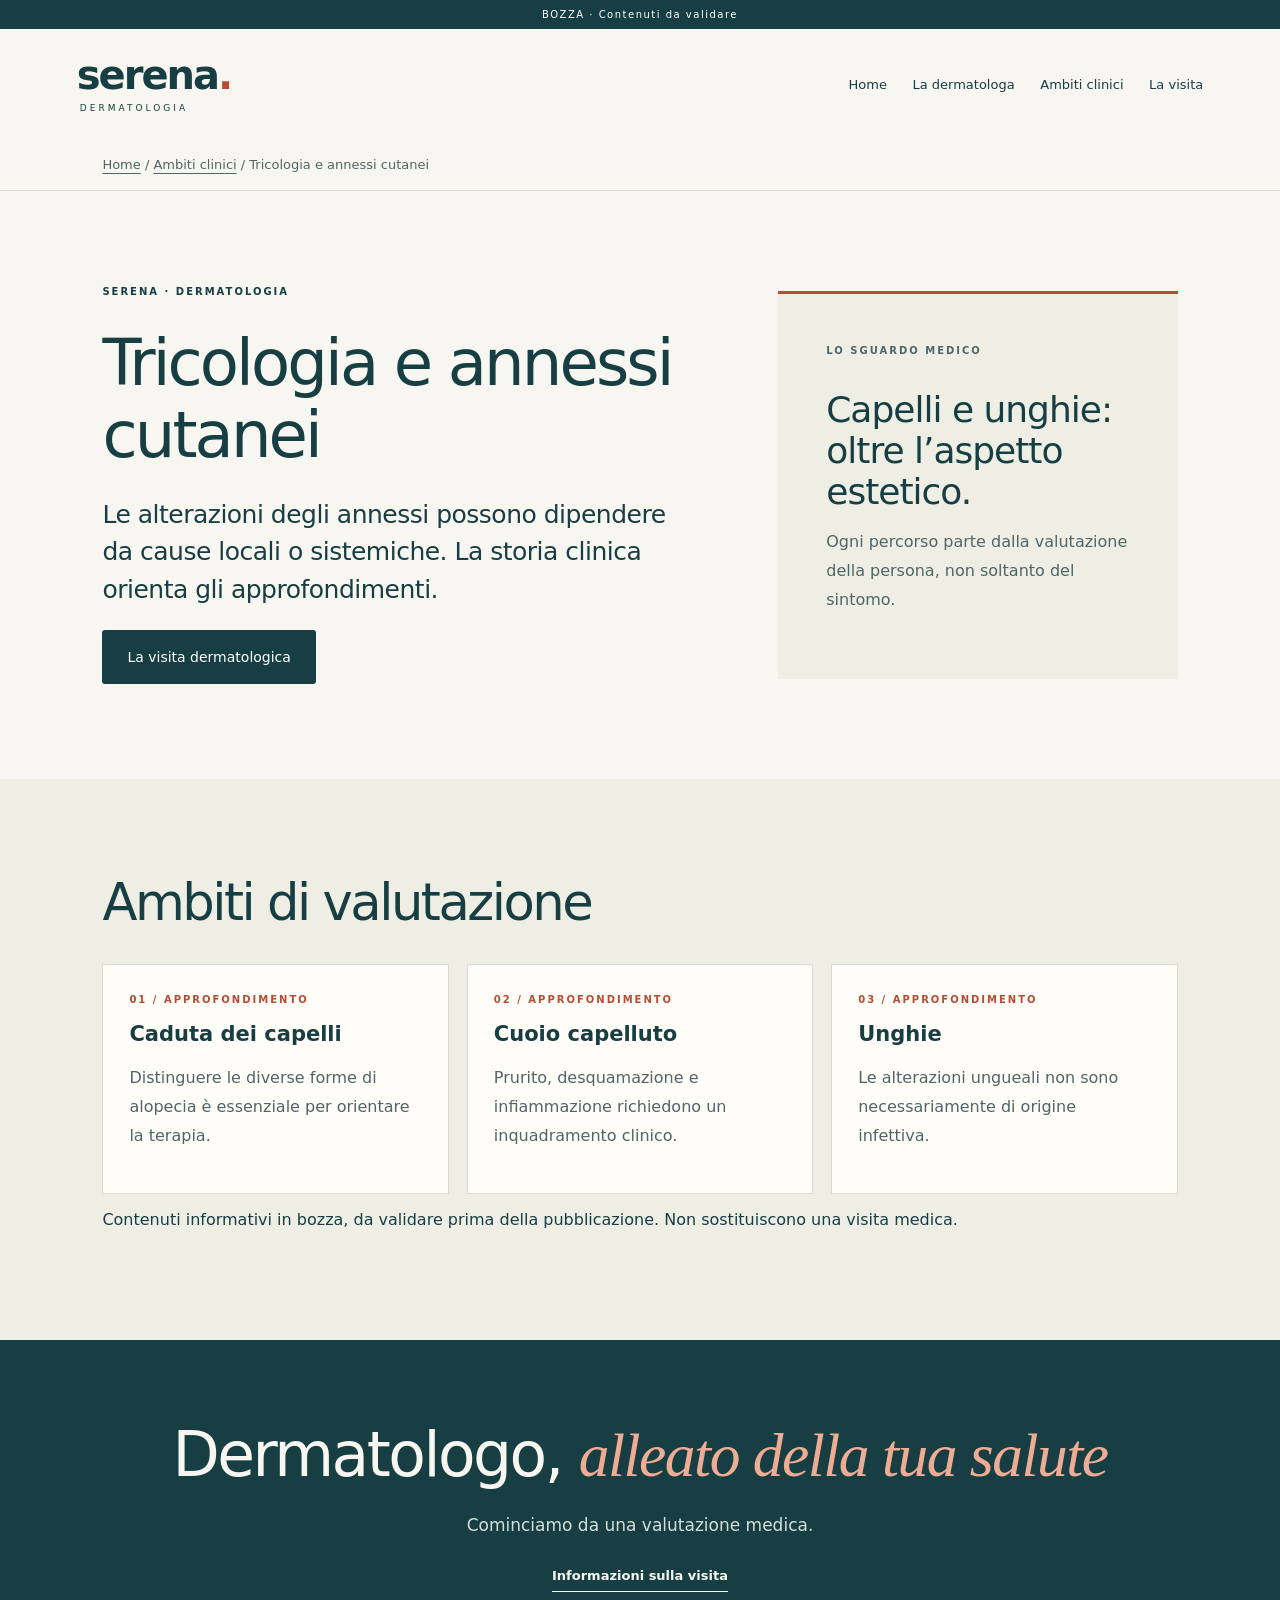
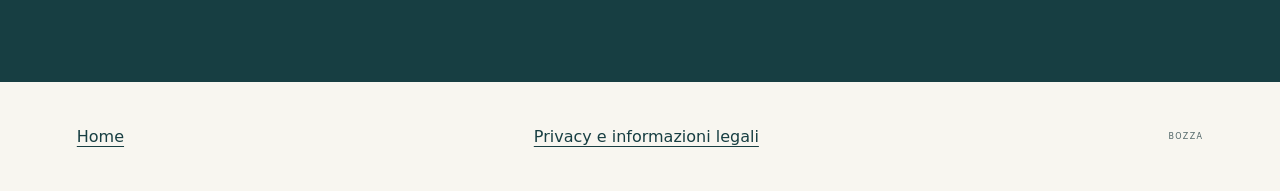
<file: tricologia.html>
<!doctype html><html lang="it"><head><meta charset="utf-8"><meta name="viewport" content="width=device-width, initial-scale=1"><meta name="robots" content="noindex,nofollow"><meta name="description" content="Tricologia e annessi cutanei — Serena Dermatologia"><title>Tricologia e annessi cutanei — Serena Dermatologia</title><link rel="stylesheet" href="styles.css"><script src="script.js" defer></script></head><body><a class="skip" href="#contenuto">Vai al contenuto</a><div class="draft">BOZZA · Contenuti da validare</div><header class="header"><a class="brand" href="index.html">serena<span class="brand-dot">.</span><small>DERMATOLOGIA</small></a><button class="menu-toggle" aria-expanded="false" aria-controls="navigation">Menu</button><nav id="navigation" aria-label="Navigazione principale"><a href="index.html">Home</a><a href="profilo.html">La dermatologa</a><a href="index.html#ambiti">Ambiti clinici</a><a href="visita.html">La visita</a></nav></header><main id="contenuto"><div class="breadcrumb"><a href="index.html">Home</a> / <a href="index.html#ambiti">Ambiti clinici</a> / Tricologia e annessi cutanei</div><section class="section page-intro"><div><p class="eyebrow">SERENA · DERMATOLOGIA</p><h1>Tricologia e annessi cutanei</h1><p class="large">Le alterazioni degli annessi possono dipendere da cause locali o sistemiche. La storia clinica orienta gli approfondimenti.</p><a class="button" href="visita.html">La visita dermatologica</a></div><aside class="editorial-panel"><p class="eyebrow">LO SGUARDO MEDICO</p><h2>Capelli e unghie: oltre l’aspetto estetico.</h2><p>Ogni percorso parte dalla valutazione della persona, non soltanto del sintomo.</p></aside></section><section class="section areas"><h2>Ambiti di valutazione</h2><div class="clinical-grid"><article class="clinical-card"><p class="eyebrow">01 / APPROFONDIMENTO</p><h3>Caduta dei capelli</h3><p>Distinguere le diverse forme di alopecia è essenziale per orientare la terapia.</p></article><article class="clinical-card"><p class="eyebrow">02 / APPROFONDIMENTO</p><h3>Cuoio capelluto</h3><p>Prurito, desquamazione e infiammazione richiedono un inquadramento clinico.</p></article><article class="clinical-card"><p class="eyebrow">03 / APPROFONDIMENTO</p><h3>Unghie</h3><p>Le alterazioni ungueali non sono necessariamente di origine infettiva.</p></article></div><p>Contenuti informativi in bozza, da validare prima della pubblicazione. Non sostituiscono una visita medica.</p></section><section class="visit section"><h2>Dermatologo, <em>alleato della tua salute</em></h2><p>Cominciamo da una valutazione medica.</p><a class="text-link" href="visita.html">Informazioni sulla visita</a></section></main><footer><a href="index.html">Home</a><a href="privacy.html">Privacy e informazioni legali</a><span>BOZZA</span></footer></body></html>
</file>
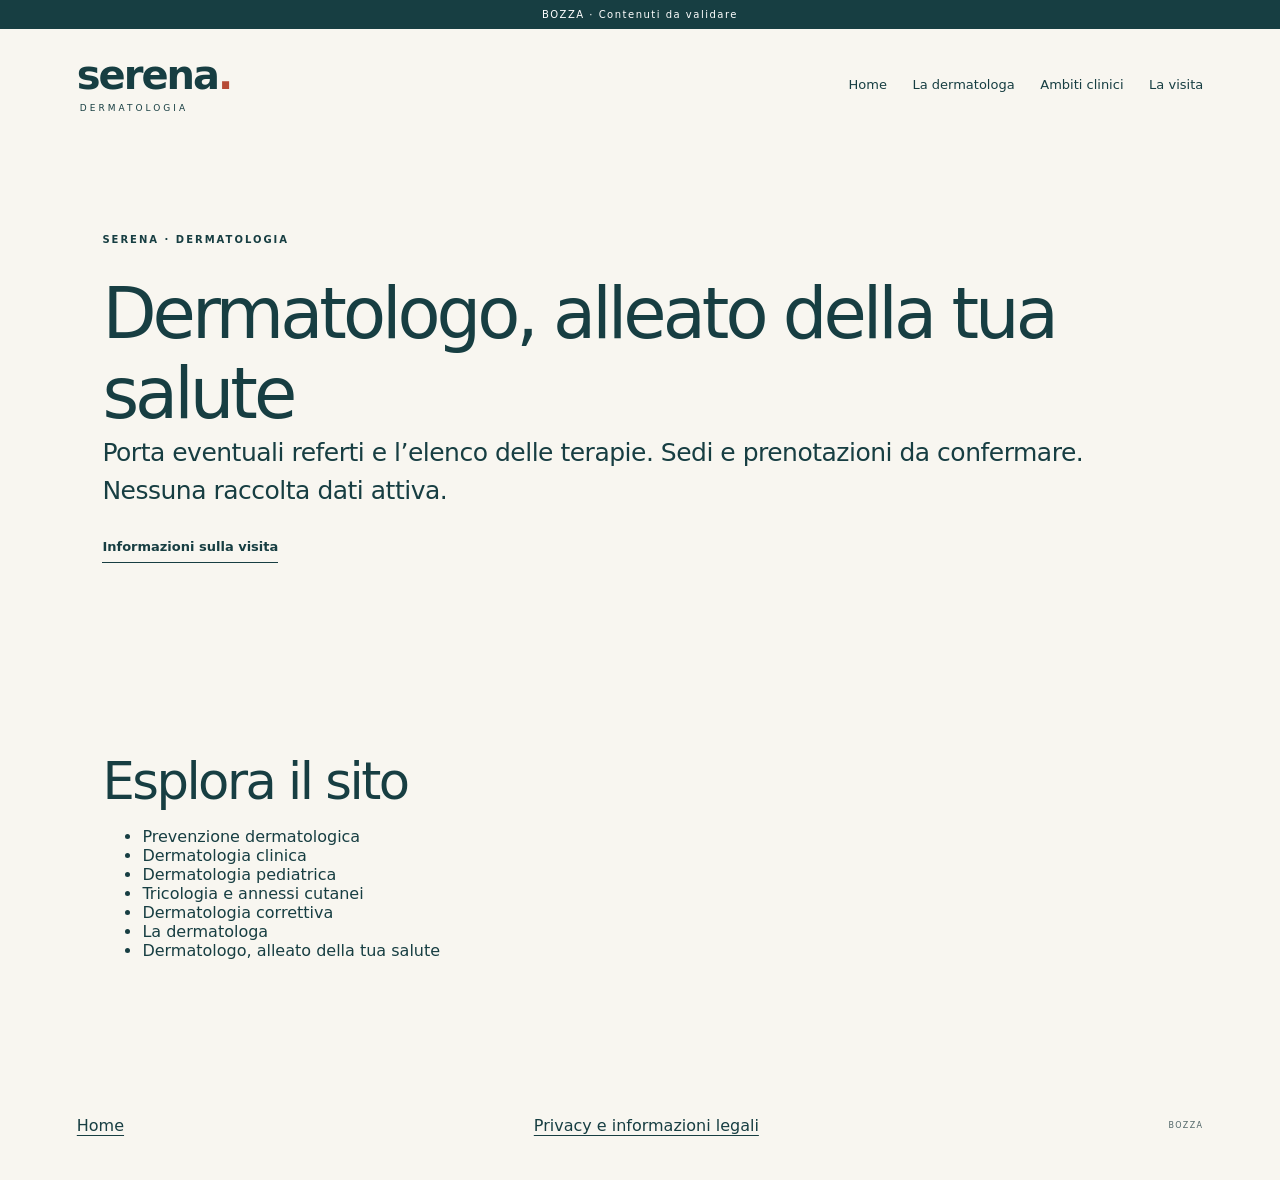
<file: visita.html>
<!doctype html><html lang="it"><head><meta charset="utf-8"><meta name="viewport" content="width=device-width, initial-scale=1"><meta name="robots" content="noindex,nofollow"><meta name="description" content="Dermatologo, alleato della tua salute — Serena Dermatologia"><title>Dermatologo, alleato della tua salute — Serena Dermatologia</title><link rel="stylesheet" href="styles.css"><script src="script.js" defer></script></head><body><a class="skip" href="#contenuto">Vai al contenuto</a><div class="draft">BOZZA · Contenuti da validare</div><header class="header"><a class="brand" href="index.html">serena<span class="brand-dot">.</span><small>DERMATOLOGIA</small></a><button class="menu-toggle" aria-expanded="false" aria-controls="navigation">Menu</button><nav id="navigation" aria-label="Navigazione principale"><a href="index.html">Home</a><a href="profilo.html">La dermatologa</a><a href="index.html#ambiti">Ambiti clinici</a><a href="visita.html">La visita</a></nav></header><main id="contenuto"><section class="section"><p class="eyebrow">SERENA · DERMATOLOGIA</p><h1>Dermatologo, alleato della tua salute</h1><p class="large">Porta eventuali referti e l’elenco delle terapie. Sedi e prenotazioni da confermare. Nessuna raccolta dati attiva.</p><a class="text-link" href="visita.html">Informazioni sulla visita</a></section><section class="section"><h2>Esplora il sito</h2><ul><li><a href="prevenzione.html">Prevenzione dermatologica</a></li><li><a href="clinica.html">Dermatologia clinica</a></li><li><a href="pediatria.html">Dermatologia pediatrica</a></li><li><a href="tricologia.html">Tricologia e annessi cutanei</a></li><li><a href="correzione.html">Dermatologia correttiva</a></li><li><a href="profilo.html">La dermatologa</a></li><li><a href="visita.html">Dermatologo, alleato della tua salute</a></li></ul></section></main><footer><a href="index.html">Home</a><a href="privacy.html">Privacy e informazioni legali</a><span>BOZZA</span></footer></body></html>
</file>
<file: styles.css>
:root{--ink:#173e42;--paper:#f8f6f0;--coral:#b74b36;--line:#d8dcd3;--muted:#506567}*{box-sizing:border-box}html{scroll-behavior:smooth;scroll-padding-top:110px}body{margin:0;background:var(--paper);color:var(--ink);font-family:system-ui,sans-serif;-webkit-font-smoothing:antialiased}a{color:inherit;text-decoration:none}button{font:inherit}a:focus-visible,button:focus-visible,summary:focus-visible{outline:3px solid var(--coral);outline-offset:6px}.skip{position:fixed;top:-100px;left:20px;z-index:30;background:var(--paper);padding:16px}.skip:focus{top:8px}.draft{display:flex;justify-content:center;gap:18px;padding:9px 20px;background:var(--ink);color:#fff;font-size:10px;letter-spacing:1.5px}.draft span{opacity:.8;letter-spacing:.4px}.header{height:110px;display:flex;align-items:center;justify-content:space-between;margin:auto;max-width:1440px;padding:0 6%}.brand{font-family:system-ui,sans-serif;font-size:40px;font-weight:800;letter-spacing:-2px;line-height:1}.brand-dot{color:var(--coral)}.brand small{display:block;font-family:system-ui,sans-serif;font-size:9px;font-weight:500;letter-spacing:3px;margin:9px 0 0 3px}.header nav{display:flex;align-items:center;gap:32px;font-size:13px;font-weight:500}.button{display:inline-flex;gap:35px;align-items:center;justify-content:space-between;background:var(--ink);color:white;padding:19px 25px;font-size:14px;border-radius:3px;transition:background .2s,transform .2s}.button:hover{background:#28575a;transform:translateY(-2px)}.button span{font-size:20px}.button.small{padding:13px 19px;gap:25px}.menu-toggle{display:none}.hero{max-width:1440px;margin:auto;display:grid;grid-template-columns:1.12fr 1fr;min-height:660px;padding:20px 6% 0;overflow:hidden}.hero-copy{padding-top:75px;position:relative;z-index:1}.eyebrow{font-size:10px;letter-spacing:2px;font-weight:650;display:flex;align-items:center;gap:10px;margin:0 0 30px}.eyebrow>span{width:7px;height:7px;border-radius:50%;background:var(--coral)}h1,h2{font-family:system-ui,sans-serif;font-weight:500;letter-spacing:-4px;line-height:1.13;margin:0}h1{font-size:clamp(52px,5.5vw,80px)}em{font-family:Georgia,serif;font-weight:400;color:var(--coral);letter-spacing:-2.5px}h1 em{font-size:1.08em}.intro{font-size:18px;line-height:1.65;color:var(--muted);margin:28px 0 33px}.hero-actions{display:flex;align-items:center;gap:27px}.text-link{font-size:13px;display:inline-flex;align-items:center;gap:22px;font-weight:550;padding:8px 0;border-bottom:1px solid currentColor}.hero-foot{margin-top:68px;display:flex;gap:35px;font-size:9px;letter-spacing:1.4px;color:var(--muted)}.hero-art{position:relative;align-self:stretch;min-width:0}.hero-art svg{display:block;width:100%;height:100%;max-height:650px}.art-note{position:absolute;top:12%;right:0;font-size:24px;line-height:1.3;transform:rotate(7deg)}.art-note em{letter-spacing:-1px}.art-label{position:absolute;left:0;bottom:30px;writing-mode:vertical-rl;transform:rotate(180deg);font-size:8px;letter-spacing:2px}.section{max-width:1440px;margin:auto;padding:95px 8%}.approach{display:grid;grid-template-columns:1fr 1fr;gap:70px;border-top:1px solid var(--line)}h2{font-size:clamp(36px,4vw,54px);letter-spacing:-2.5px}h2 em{letter-spacing:-1.5px}.approach-copy{padding:7px 0}.large{font-size:25px;line-height:1.5;margin:0 0 22px;letter-spacing:-.5px}.approach-copy>p:not(.large){max-width:420px;line-height:1.8;color:var(--muted);font-size:15px}.approach-copy .text-link{margin-top:10px}.areas{background:#eeeee5;max-width:none;padding-left:max(8%,calc((100% - 1210px)/2));padding-right:max(8%,calc((100% - 1210px)/2))}.section-top{display:flex;justify-content:space-between;align-items:flex-end;gap:40px;margin-bottom:52px}.section-top>p{color:var(--muted);font-size:14px;line-height:1.8}.area-list{border-top:1px solid #bdc7be}details{border-bottom:1px solid #bdc7be}summary{cursor:pointer;list-style:none}summary::-webkit-details-marker{display:none}.area-list summary{display:flex;align-items:center;gap:30px;padding:27px 0}.area-number{font-size:11px;align-self:flex-start;margin-top:8px;color:var(--coral)}.area-name{font-size:25px;letter-spacing:-.6px;flex:1}.area-name small{display:block;font-size:13px;letter-spacing:0;color:var(--muted);margin-top:8px}.plus{font-size:29px;font-weight:400;transition:transform .2s}details[open] .plus{transform:rotate(45deg)}.area-content{padding:0 50px 28px;max-width:700px;font-size:15px;color:var(--muted);line-height:1.8}.area-content p{margin:0 0 8px}.area-content a{color:var(--ink)}.talk{display:grid;grid-template-columns:1fr 1fr;gap:65px}.talk-heading>p:last-child{font-size:15px;color:var(--muted);margin-top:25px}.questions{padding-top:35px}.questions summary{padding:23px 0;display:flex;justify-content:space-between;gap:20px;font-size:16px;line-height:1.5}.questions summary span{font-size:22px}.questions p{font-size:14px;line-height:1.8;color:var(--muted);padding-right:20px;margin:0 0 23px}.visit{max-width:none;background:var(--ink);color:var(--paper);text-align:center;padding:80px 20px 90px}.visit .eyebrow{justify-content:center;color:#bdc9c4}.visit h2{font-size:clamp(38px,4.8vw,65px)}.visit em{color:#efac94}.visit>p:not(.eyebrow){font-size:17px;color:#d3dfd9;margin:25px 0}.contact-pending{display:inline-flex;align-items:center;gap:12px;border:1px solid #648180;padding:17px 24px;font-size:13px;border-radius:3px}.status-dot{height:6px;width:6px;background:#efac94;border-radius:50%;flex-shrink:0}footer{display:flex;align-items:center;justify-content:space-between;gap:30px;padding:45px 6%;max-width:1440px;margin:auto}footer .brand{font-size:31px}footer .brand small{font-size:7px}footer p{font-family:Georgia,serif;font-style:italic;font-size:19px;color:var(--muted)}footer>span{font-size:8px;letter-spacing:1.3px;color:var(--muted)}
@media(min-width:1500px){.hero{min-height:730px}.hero-copy{padding-top:95px}}
@media(max-width:1000px){.header{padding:0 5%}.header nav{gap:18px;font-size:12px}.hero{padding-left:5%;padding-right:5%;min-height:590px}.hero-copy{padding-top:60px}h1{font-size:59px;letter-spacing:-3px}.hero-actions{gap:16px;align-items:flex-start;flex-direction:column}.hero-foot{margin-top:35px;gap:18px;font-size:8px}.art-note{font-size:20px}.section{padding:75px 6%}.approach,.talk{gap:40px}.area-name{font-size:22px}}
@media(max-width:700px){html{scroll-padding-top:25px}.draft{font-size:8px;gap:10px;padding:8px}.draft span{font-size:8px}.header{height:93px}.brand{font-size:34px}.menu-toggle{display:flex;gap:15px;align-items:center;background:none;border:1px solid var(--line);color:var(--ink);padding:10px 13px;border-radius:3px;font-size:12px}.header nav{display:none;position:absolute;top:115px;left:5%;right:5%;padding:25px;background:var(--paper);border:1px solid var(--line);box-shadow:0 15px 25px #173e4210;z-index:10;align-items:stretch;gap:25px}.header nav.is-open{display:flex;flex-direction:column}.hero{grid-template-columns:1fr;padding-top:15px}.hero-copy{padding-top:20px}.eyebrow{font-size:8px;letter-spacing:1.5px;margin-bottom:23px}h1{font-size:clamp(43px,10.5vw,72px);letter-spacing:-2.5px}.intro{font-size:16px;margin:24px 0}.hero-actions{flex-direction:row;align-items:center;gap:20px}.button{padding:16px 18px;gap:20px;font-size:12px}.text-link{font-size:11px;gap:12px}.hero-foot{margin-top:35px;justify-content:space-between}.hero-art{height:390px;margin-top:10px}.hero-art svg{height:100%;width:100%}.art-note{right:10%;top:12%;font-size:22px}.art-label{left:7%;font-size:7px}.section{padding:58px 6%}.approach,.talk{grid-template-columns:1fr;gap:25px}h2{font-size:39px}.large{font-size:23px}.approach-copy>p:not(.large){font-size:14px}.section-top{display:block;margin-bottom:30px}.section-top>p{margin-top:22px;font-size:13px}.area-list summary{gap:15px;padding:25px 0}.area-number{font-size:9px}.area-name{font-size:19px;line-height:1.3}.area-name small{font-size:11px;line-height:1.5;margin-top:7px}.area-content{padding:0 25px 25px;font-size:14px}.questions{padding-top:0}.questions summary{font-size:15px}.talk-heading>p:last-child{margin-bottom:0}.visit{padding:60px 6%}.visit h2{font-size:38px}.contact-pending{font-size:11px;line-height:1.6;padding:15px}footer{flex-wrap:wrap;padding:35px 6%;gap:20px}footer p{font-size:16px}footer>span{width:100%;font-size:7px}}
@media(prefers-reduced-motion:reduce){html{scroll-behavior:auto}*,*::before,*::after{transition:none!important}}

/* Proposta 02: centralità della dermatologia e della valutazione medica. */
.hero h1{font-size:clamp(45px,4.9vw,70px)}
.hero h1 em{font-size:1em;letter-spacing:-2.8px}
.hero .intro{max-width:460px;font-size:17px}
.art-note{font-size:21px;right:-1%;top:9%}
.approach{column-gap:55px;row-gap:45px}
.approach h2{font-size:clamp(32px,3.35vw,46px)}
.approach .large{font-size:23px}
.medical-path{grid-column:1/-1;display:grid;grid-template-columns:repeat(3,1fr);gap:40px;padding-top:34px;border-top:1px solid var(--line)}
.medical-path article>span{font-size:9px;font-weight:650;letter-spacing:1.7px;color:var(--coral)}
.medical-path h3{font-family:system-ui,sans-serif;font-size:21px;font-weight:550;letter-spacing:-.7px;margin:16px 0 10px}
.medical-path p{font-size:14px;color:var(--muted);line-height:1.7;margin:0;max-width:310px}
.talk h2{font-size:clamp(33px,3.45vw,47px)}
@media(max-width:1000px) and (min-width:701px){.hero h1{font-size:48px}.hero h1 em{letter-spacing:-2.5px}.hero .intro{font-size:15px}.art-note{font-size:18px}.hero-foot{font-size:7px;gap:12px}.medical-path{gap:25px}.medical-path h3{font-size:18px}}
@media(max-width:700px){.hero h1{font-size:clamp(39px,9.5vw,64px)}.hero h1 em{letter-spacing:-2px}.hero .intro{font-size:15px}.hero-foot{font-size:7px;letter-spacing:1px}.art-note{right:8%;top:8%;font-size:20px}.approach h2,.talk h2{font-size:35px}.approach .large{font-size:21px}.medical-path{grid-template-columns:1fr;gap:25px;padding-top:25px}.medical-path h3{margin:9px 0 6px;font-size:21px}.medical-path p{max-width:none}.talk{gap:25px}footer p{font-size:16px;max-width:230px}}

/* V2: editorial layouts, local fonts, responsive cards */
.header nav{gap:clamp(12px,2vw,28px)}
.page-intro{border-top:1px solid var(--line);display:grid;grid-template-columns:1.2fr .8fr;gap:clamp(24px,6vw,90px);align-items:center}
.page-intro h1{font-size:clamp(38px,5vw,70px);letter-spacing:-.045em;overflow-wrap:anywhere}
.page-intro .large{margin-top:24px;max-width:700px}
.editorial-panel{background:#eeeee5;padding:clamp(24px,4vw,48px);border-top:3px solid var(--coral)}
.editorial-panel h2{font-size:clamp(24px,3vw,36px);letter-spacing:-1px}
.editorial-panel p,.clinical-card p,.editorial-copy p{line-height:1.8;color:var(--muted)}
.clinical-grid{display:grid;grid-template-columns:repeat(3,minmax(0,1fr));gap:18px;margin-top:32px}
.clinical-card{display:block;border:1px solid var(--line);padding:26px;background:#fffdf8;min-width:0}
.clinical-card h3{font-size:21px;line-height:1.3;margin:12px 0}
.clinical-card .eyebrow{color:var(--coral);margin:0}
a.clinical-card:hover{border-color:var(--coral)}
.breadcrumb{font-size:13px;color:var(--muted);padding:18px 8%;max-width:1440px;margin:auto}
.breadcrumb a,footer a:not(.brand){text-decoration:underline;text-underline-offset:4px}
.editorial-copy{max-width:780px}
.editorial-copy h2{font-size:clamp(28px,3vw,42px);margin-bottom:20px}
@media(max-width:850px){.clinical-grid{grid-template-columns:repeat(2,minmax(0,1fr))}}
@media(max-width:700px){.page-intro,.clinical-grid{grid-template-columns:1fr}.header nav{gap:18px}.page-intro .large{font-size:20px}.clinical-card{padding:22px}}
</file>
